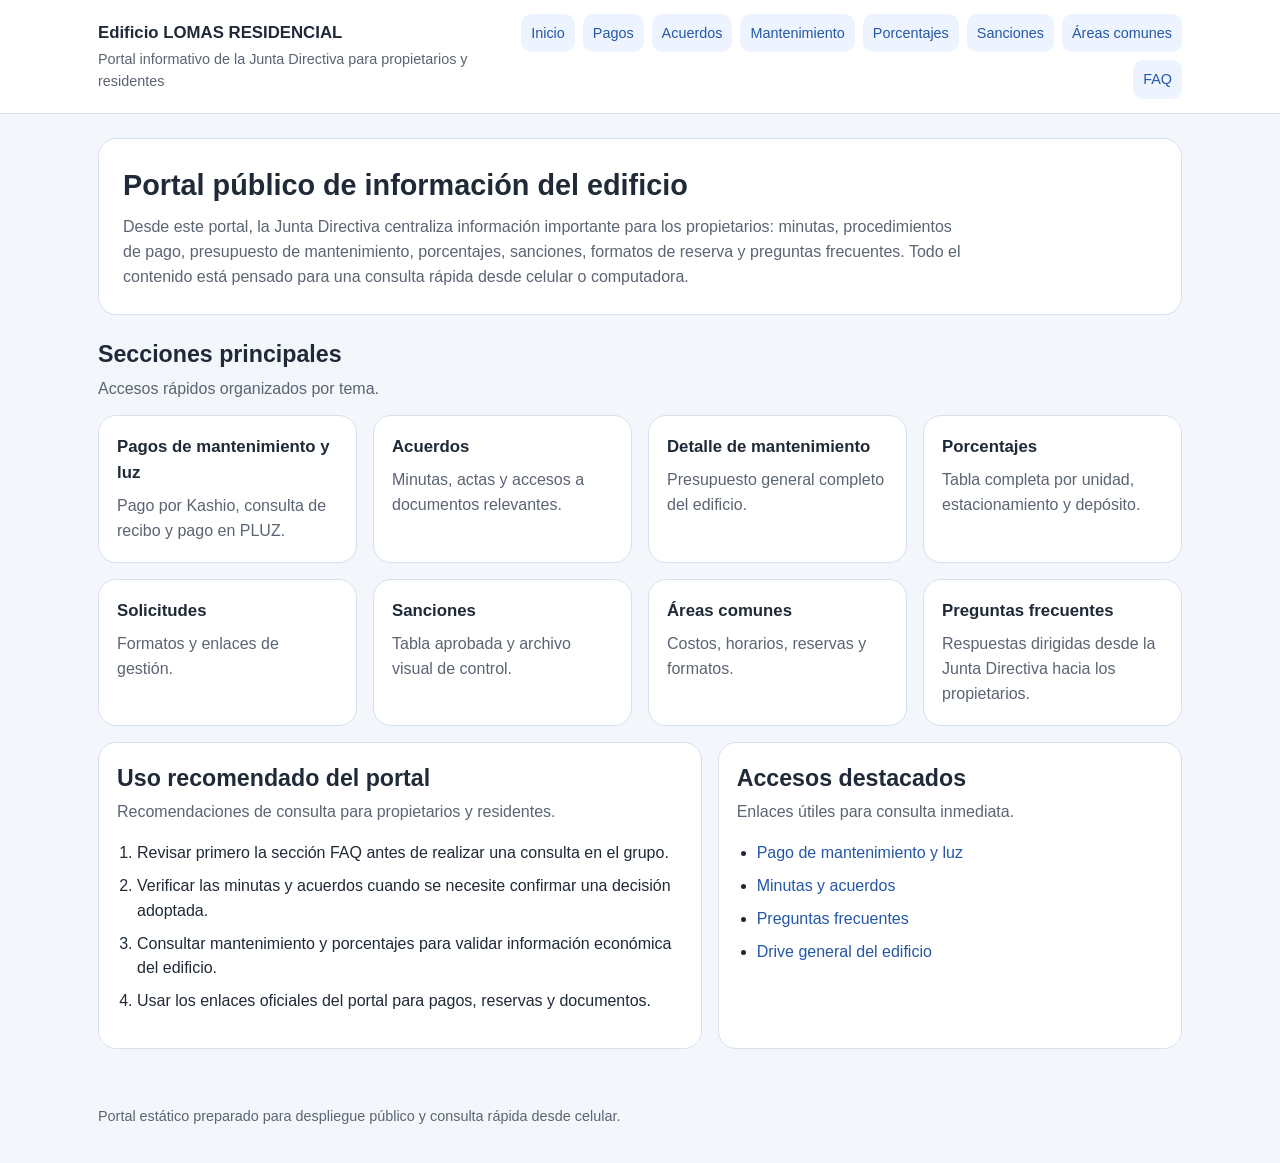
<file: index.html>
<!DOCTYPE html>
<html lang="es">
<head>
  <meta charset="UTF-8">
  <meta name="viewport" content="width=device-width, initial-scale=1.0">
  <title>Edificio LOMAS RESIDENCIAL</title>
  <link rel="stylesheet" href="styles.css">
</head>
<body>
  <header>
    <div class="nav-shell">
      <div class="brand">
        <a href="index.html">
          <h1>Edificio LOMAS RESIDENCIAL</h1>
          <p>Portal informativo de la Junta Directiva para propietarios y residentes</p>
        </a>
      </div>
      <nav>
        <a href="index.html">Inicio</a>
        <a href="pages/pagos.html">Pagos</a>
        <a href="pages/acuerdos.html">Acuerdos</a>
        <a href="pages/mantenimiento.html">Mantenimiento</a>
        <a href="pages/porcentajes.html">Porcentajes</a>
        <a href="pages/sanciones.html">Sanciones</a>
        <a href="pages/areas-comunes.html">Áreas comunes</a>
        <a href="pages/faq.html">FAQ</a>
      </nav>
    </div>
  </header>

  <main>
    <section class="hero">
      <h2>Portal público de información del edificio</h2>
      <p>
        Desde este portal, la Junta Directiva centraliza información importante para los propietarios:
        minutas, procedimientos de pago, presupuesto de mantenimiento, porcentajes, sanciones,
        formatos de reserva y preguntas frecuentes. Todo el contenido está pensado para una consulta rápida
        desde celular o computadora.
      </p>
    </section>

    <section class="section-header">
      <h2>Secciones principales</h2>
      <p>Accesos rápidos organizados por tema.</p>
    </section>

    <section class="page-grid">
      <a class="page-link" href="pages/pagos.html"><h3>Pagos de mantenimiento y luz</h3><p>Pago por Kashio, consulta de recibo y pago en PLUZ.</p></a>
      <a class="page-link" href="pages/acuerdos.html"><h3>Acuerdos</h3><p>Minutas, actas y accesos a documentos relevantes.</p></a>
      <a class="page-link" href="pages/mantenimiento.html"><h3>Detalle de mantenimiento</h3><p>Presupuesto general completo del edificio.</p></a>
      <a class="page-link" href="pages/porcentajes.html"><h3>Porcentajes</h3><p>Tabla completa por unidad, estacionamiento y depósito.</p></a>
      <a class="page-link" href="pages/solicitudes.html"><h3>Solicitudes</h3><p>Formatos y enlaces de gestión.</p></a>
      <a class="page-link" href="pages/sanciones.html"><h3>Sanciones</h3><p>Tabla aprobada y archivo visual de control.</p></a>
      <a class="page-link" href="pages/areas-comunes.html"><h3>Áreas comunes</h3><p>Costos, horarios, reservas y formatos.</p></a>
      <a class="page-link" href="pages/faq.html"><h3>Preguntas frecuentes</h3><p>Respuestas dirigidas desde la Junta Directiva hacia los propietarios.</p></a>
    </section>

    <div class="spacer"></div>

    <section class="two-col">
      <article class="card mobile-stack">
        <div class="section-header">
          <h2>Uso recomendado del portal</h2>
          <p>Recomendaciones de consulta para propietarios y residentes.</p>
        </div>
        <ol>
          <li>Revisar primero la sección FAQ antes de realizar una consulta en el grupo.</li>
          <li>Verificar las minutas y acuerdos cuando se necesite confirmar una decisión adoptada.</li>
          <li>Consultar mantenimiento y porcentajes para validar información económica del edificio.</li>
          <li>Usar los enlaces oficiales del portal para pagos, reservas y documentos.</li>
        </ol>
      </article>

      <article class="card mobile-stack">
        <div class="section-header">
          <h2>Accesos destacados</h2>
          <p>Enlaces útiles para consulta inmediata.</p>
        </div>
        <ul>
          <li><a href="pages/pagos.html">Pago de mantenimiento y luz</a></li>
          <li><a href="pages/acuerdos.html">Minutas y acuerdos</a></li>
          <li><a href="pages/faq.html">Preguntas frecuentes</a></li>
          <li><a href="https://drive.google.com/drive/folders/1ovGFXlndgLp0DJlZ04urSlIAE5X7CaxN?usp=drive_link" target="_blank" rel="noopener noreferrer">Drive general del edificio</a></li>
        </ul>
      </article>
    </section>
  </main>

  <footer>
    Portal estático preparado para despliegue público y consulta rápida desde celular.
  </footer>
</body>
</html>
</file>
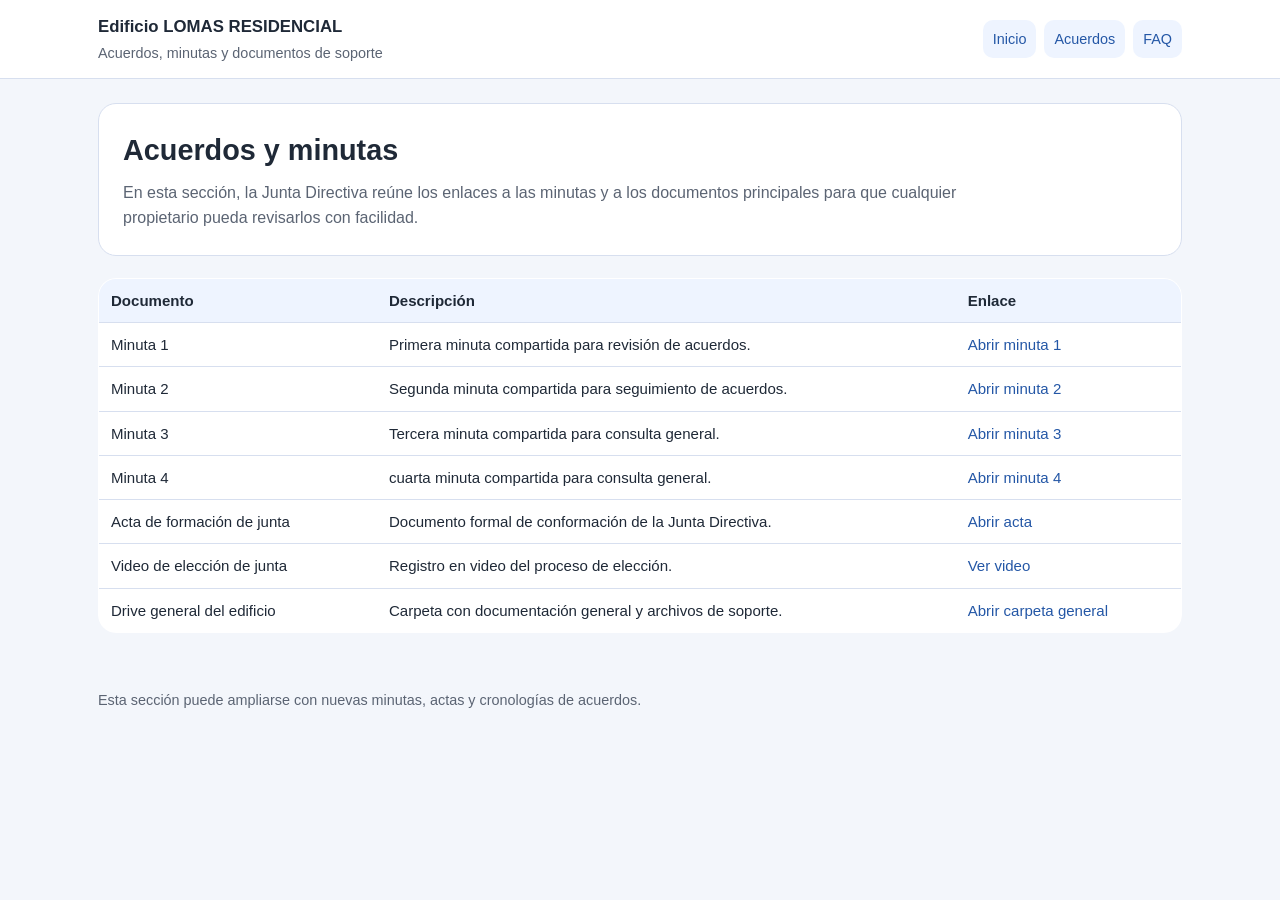
<file: pages/acuerdos.html>
<!DOCTYPE html>
<html lang="es">
<head>
  <meta charset="UTF-8">
  <meta name="viewport" content="width=device-width, initial-scale=1.0">
  <title>Acuerdos | Edificio LOMAS RESIDENCIAL</title>
  <link rel="stylesheet" href="../styles.css">
</head>
<body>
  <header>
    <div class="nav-shell">
      <div class="brand">
        <a href="../index.html"><h1>Edificio LOMAS RESIDENCIAL</h1><p>Acuerdos, minutas y documentos de soporte</p></a>
      </div>
      <nav>
        <a href="../index.html">Inicio</a>
        <a href="acuerdos.html">Acuerdos</a>
        <a href="faq.html">FAQ</a>
      </nav>
    </div>
  </header>
  <main>
    <section class="hero">
      <h2>Acuerdos y minutas</h2>
      <p>En esta sección, la Junta Directiva reúne los enlaces a las minutas y a los documentos principales para que cualquier propietario pueda revisarlos con facilidad.</p>
    </section>
    <section class="table-wrap">
      <table>
        <thead>
          <tr><th>Documento</th><th>Descripción</th><th>Enlace</th></tr>
        </thead>
        <tbody>
          <tr><td>Minuta 1</td><td>Primera minuta compartida para revisión de acuerdos.</td><td><a href="https://drive.google.com/file/d/1K1kr1kYo2IuDMvGZ_NjvE5m-z3h9sVXm/view?usp=drive_link" target="_blank" rel="noopener noreferrer">Abrir minuta 1</a></td></tr>
          <tr><td>Minuta 2</td><td>Segunda minuta compartida para seguimiento de acuerdos.</td><td><a href="https://docs.google.com/document/d/1SBiQoaj6SsP9kHg1SXfYBYvm44CYj9w6/edit?usp=drive_link&amp;ouid=104282922349626365900&amp;rtpof=true&amp;sd=true" target="_blank" rel="noopener noreferrer">Abrir minuta 2</a></td></tr>
          <tr><td>Minuta 3</td><td>Tercera minuta compartida para consulta general.</td><td><a href="https://drive.google.com/file/d/1JUxp6SumvEZE9dyfBZEFzO0j5PaRR60M/view?usp=drive_link" target="_blank" rel="noopener noreferrer">Abrir minuta 3</a></td></tr>
          <tr><td>Minuta 4</td><td>cuarta minuta compartida para consulta general.</td><td><a href="https://drive.google.com/file/d/18JY4mANXgtN14j3Vms-FT90rnuJQm5PD/view?usp=drive_link" target="_blank" rel="noopener noreferrer">Abrir minuta 4</a></td></tr>
          <tr><td>Acta de formación de junta</td><td>Documento formal de conformación de la Junta Directiva.</td><td><a href="https://drive.google.com/file/d/1meBnuCRptcLZ7aalU7FT75Xt6XPva5Bt/view?usp=drive_link" target="_blank" rel="noopener noreferrer">Abrir acta</a></td></tr>
          <tr><td>Video de elección de junta</td><td>Registro en video del proceso de elección.</td><td><a href="https://www.youtube.com/watch?v=y4GDJzeWyLI" target="_blank" rel="noopener noreferrer">Ver video</a></td></tr>
          <tr><td>Drive general del edificio</td><td>Carpeta con documentación general y archivos de soporte.</td><td><a href="https://drive.google.com/drive/folders/1ovGFXlndgLp0DJlZ04urSlIAE5X7CaxN?usp=drive_link" target="_blank" rel="noopener noreferrer">Abrir carpeta general</a></td></tr>
        </tbody>
      </table>
    </section>
  </main>
  <footer>
    Esta sección puede ampliarse con nuevas minutas, actas y cronologías de acuerdos.
  </footer>
</body>
</html>
</file>
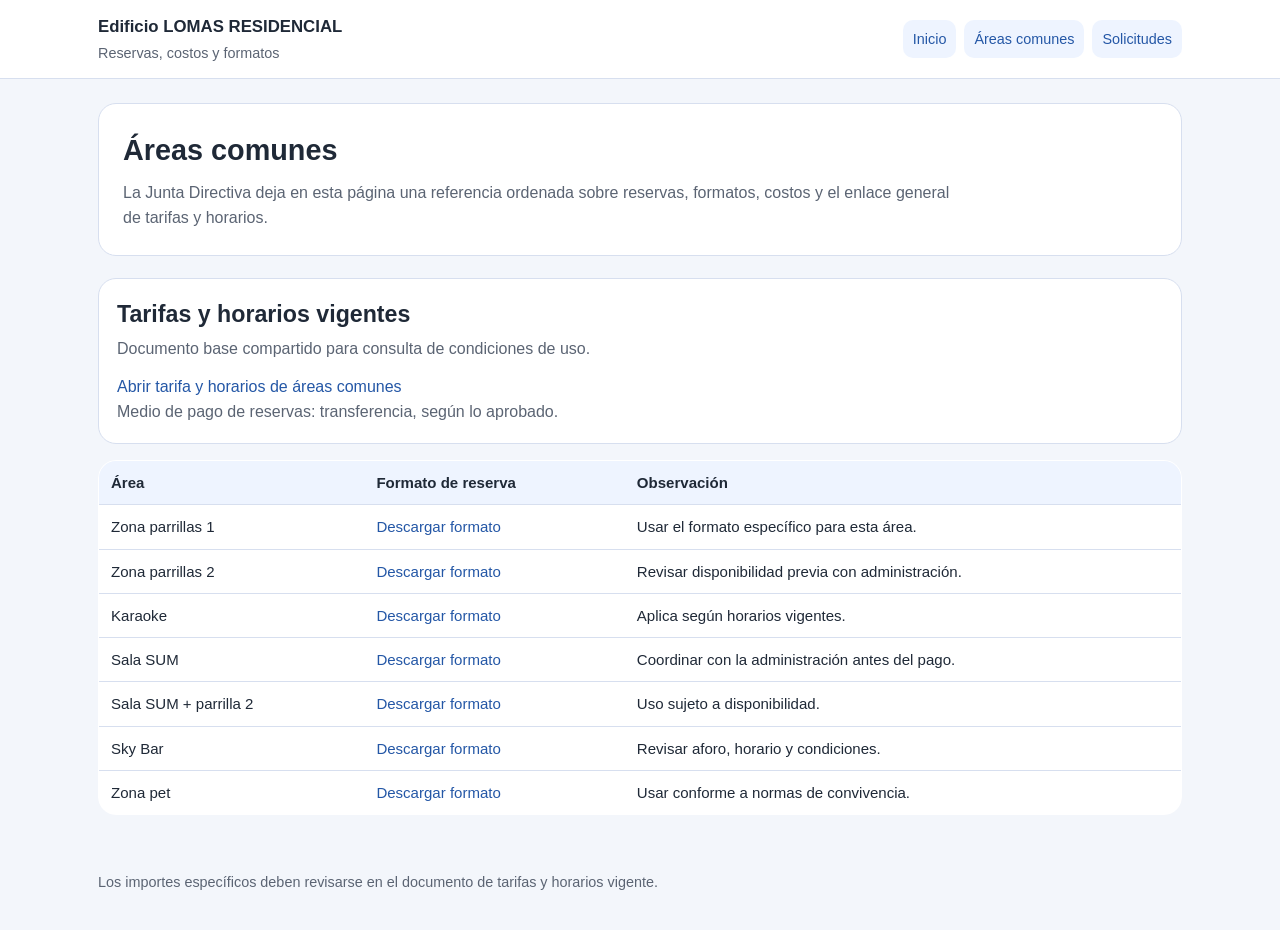
<file: pages/areas-comunes.html>
<!DOCTYPE html>
<html lang="es">
<head>
  <meta charset="UTF-8">
  <meta name="viewport" content="width=device-width, initial-scale=1.0">
  <title>Áreas comunes | Edificio LOMAS RESIDENCIAL</title>
  <link rel="stylesheet" href="../styles.css">
</head>
<body>
  <header>
    <div class="nav-shell">
      <div class="brand">
        <a href="../index.html"><h1>Edificio LOMAS RESIDENCIAL</h1><p>Reservas, costos y formatos</p></a>
      </div>
      <nav>
        <a href="../index.html">Inicio</a>
        <a href="areas-comunes.html">Áreas comunes</a>
        <a href="solicitudes.html">Solicitudes</a>
      </nav>
    </div>
  </header>
  <main>
    <section class="hero">
      <h2>Áreas comunes</h2>
      <p>La Junta Directiva deja en esta página una referencia ordenada sobre reservas, formatos, costos y el enlace general de tarifas y horarios.</p>
    </section>

    <section class="card mobile-stack">
      <div class="section-header">
        <h2>Tarifas y horarios vigentes</h2>
        <p>Documento base compartido para consulta de condiciones de uso.</p>
      </div>
      <p><a href="https://drive.google.com/file/d/1x_051yalGQilmPTeQd29z0WO2eNV7Xxr/view?usp=drive_link" target="_blank" rel="noopener noreferrer">Abrir tarifa y horarios de áreas comunes</a></p>
      <p class="list-muted">Medio de pago de reservas: transferencia, según lo aprobado.</p>
    </section>

    <div class="spacer"></div>

    <section class="table-wrap">
      <table>
        <thead>
          <tr><th>Área</th><th>Formato de reserva</th><th>Observación</th></tr>
        </thead>
        <tbody>
          <tr><td>Zona parrillas 1</td><td><a href="https://docs.google.com/document/d/1o6DRFzN8FN2qvO3OfR32wztoMQAOgmA-/edit?usp=drive_link&amp;ouid=104282922349626365900&amp;rtpof=true&amp;sd=true" target="_blank" rel="noopener noreferrer">Descargar formato</a></td><td>Usar el formato específico para esta área.</td></tr>
          <tr><td>Zona parrillas 2</td><td><a href="https://docs.google.com/document/d/1hZHYul5lO-6OxL9-YLWxM2nL7Y03Dv2F/edit?usp=drive_link&amp;ouid=104282922349626365900&amp;rtpof=true&amp;sd=true" target="_blank" rel="noopener noreferrer">Descargar formato</a></td><td>Revisar disponibilidad previa con administración.</td></tr>
          <tr><td>Karaoke</td><td><a href="https://docs.google.com/document/d/1Du0e-GJxeRRTa85Idhgn3SwxQSnWsx9t/edit?usp=drive_link&amp;ouid=104282922349626365900&amp;rtpof=true&amp;sd=true" target="_blank" rel="noopener noreferrer">Descargar formato</a></td><td>Aplica según horarios vigentes.</td></tr>
          <tr><td>Sala SUM</td><td><a href="https://docs.google.com/document/d/1Umby-5jWjB-WJS01hWPvSAiJE0i-BH1K/edit?usp=drive_link&amp;ouid=104282922349626365900&amp;rtpof=true&amp;sd=true" target="_blank" rel="noopener noreferrer">Descargar formato</a></td><td>Coordinar con la administración antes del pago.</td></tr>
          <tr><td>Sala SUM + parrilla 2</td><td><a href="https://docs.google.com/document/d/1XgVEIkyVai9ncy1KvAmqTbjjqwWJlUFh/edit?usp=drive_link&amp;ouid=104282922349626365900&amp;rtpof=true&amp;sd=true" target="_blank" rel="noopener noreferrer">Descargar formato</a></td><td>Uso sujeto a disponibilidad.</td></tr>
          <tr><td>Sky Bar</td><td><a href="https://docs.google.com/document/d/1tqNytYpf7rSpQxCDuooItka3o46yiUpz/edit?usp=drive_link&amp;ouid=104282922349626365900&amp;rtpof=true&amp;sd=true" target="_blank" rel="noopener noreferrer">Descargar formato</a></td><td>Revisar aforo, horario y condiciones.</td></tr>
          <tr><td>Zona pet</td><td><a href="https://docs.google.com/document/d/1QhL9_8wPusWlhnRrKY01d6PCWKGDET1x/edit?usp=drive_link&amp;ouid=104282922349626365900&amp;rtpof=true&amp;sd=true" target="_blank" rel="noopener noreferrer">Descargar formato</a></td><td>Usar conforme a normas de convivencia.</td></tr>
        </tbody>
      </table>
    </section>
  </main>
  <footer>
    Los importes específicos deben revisarse en el documento de tarifas y horarios vigente.
  </footer>
</body>
</html>
</file>
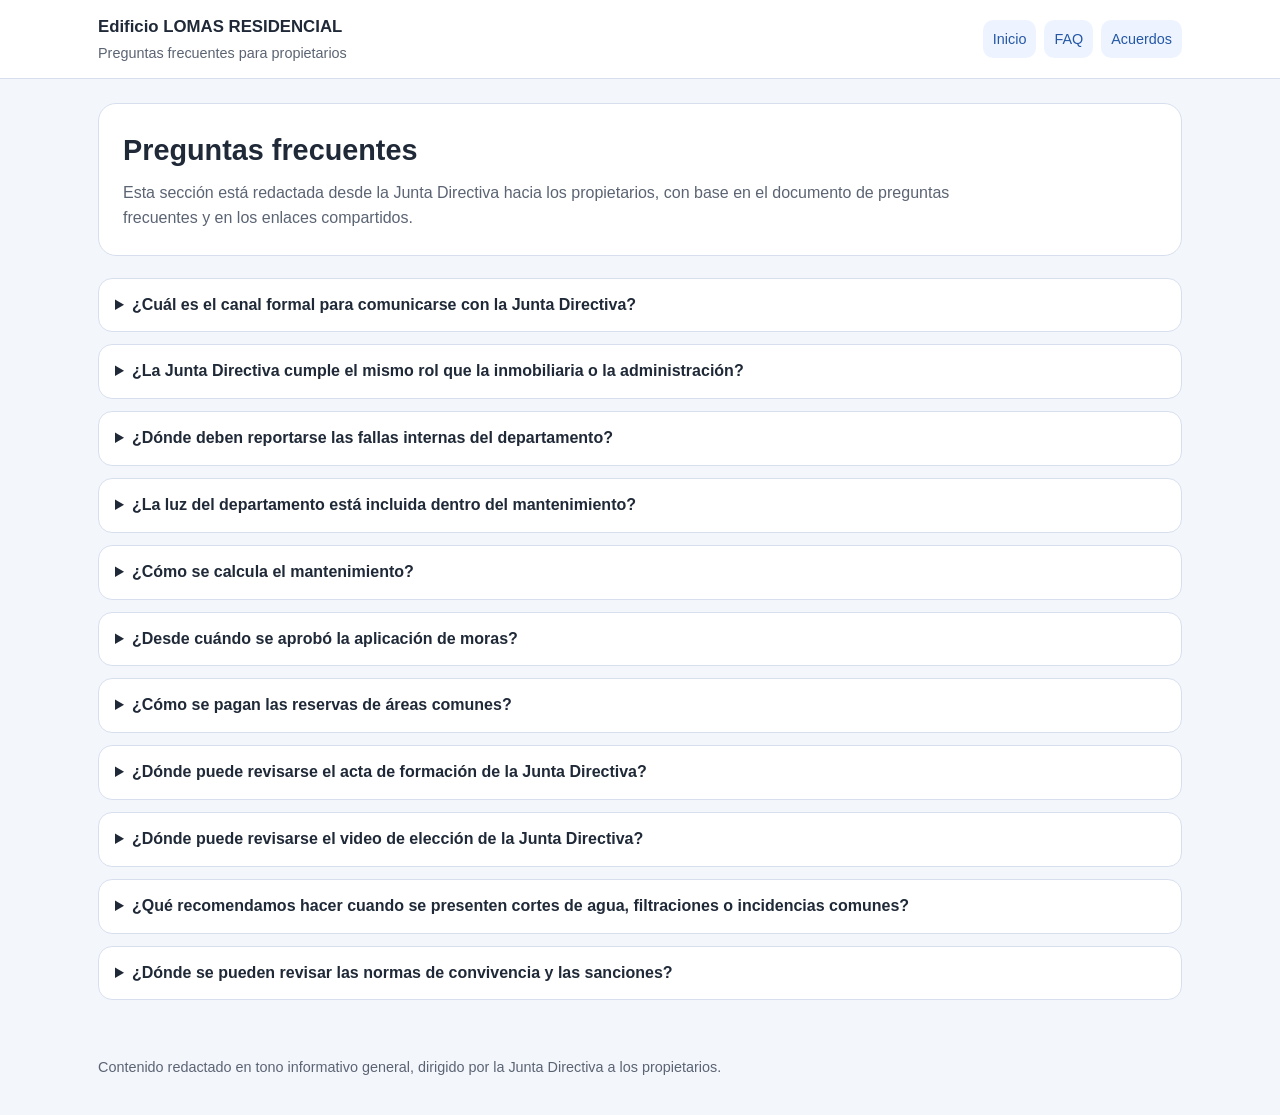
<file: pages/faq.html>
<!DOCTYPE html>
<html lang="es">
<head>
  <meta charset="UTF-8">
  <meta name="viewport" content="width=device-width, initial-scale=1.0">
  <title>FAQ | Edificio LOMAS RESIDENCIAL</title>
  <link rel="stylesheet" href="../styles.css">
</head>
<body>
  <header>
    <div class="nav-shell">
      <div class="brand">
        <a href="../index.html"><h1>Edificio LOMAS RESIDENCIAL</h1><p>Preguntas frecuentes para propietarios</p></a>
      </div>
      <nav>
        <a href="../index.html">Inicio</a>
        <a href="faq.html">FAQ</a>
        <a href="acuerdos.html">Acuerdos</a>
      </nav>
    </div>
  </header>
  <main>
    <section class="hero">
      <h2>Preguntas frecuentes</h2>
      <p>Esta sección está redactada desde la Junta Directiva hacia los propietarios, con base en el documento de preguntas frecuentes y en los enlaces compartidos.</p>
    </section>

    <details>
      <summary>¿Cuál es el canal formal para comunicarse con la Junta Directiva?</summary>
      <p>Para solicitudes que requieran seguimiento, registro y trazabilidad, les pedimos escribir al correo <strong>lomasresidencial144@gmail.com</strong>. El grupo de WhatsApp es útil para alertas rápidas, pero no reemplaza el canal formal.</p>
    </details>
    <details>
      <summary>¿La Junta Directiva cumple el mismo rol que la inmobiliaria o la administración?</summary>
      <p>No. Como Junta Directiva, representamos a los propietarios y canalizamos temas comunes. La inmobiliaria atiende asuntos de entrega, postventa y garantías; la administración se encarga de la operación diaria del edificio.</p>
    </details>
    <details>
      <summary>¿Dónde deben reportarse las fallas internas del departamento?</summary>
      <p>Solicitamos que las fallas privadas se registren por el canal formal de Besco o Postventa, acompañando fotos, videos y una descripción clara. Si el caso impacta a varios vecinos o a áreas comunes, también puede informarse a la administración y a la Junta Directiva para seguimiento.</p>
    </details>
    <details>
      <summary>¿La luz del departamento está incluida dentro del mantenimiento?</summary>
      <p>No. El consumo de luz del departamento se consulta y se paga de manera separada mediante el número de suministro correspondiente a cada unidad.</p>
    </details>
    <details>
      <summary>¿Cómo se calcula el mantenimiento?</summary>
      <p>El mantenimiento no necesariamente tiene el mismo importe para todos. El cálculo responde al porcentaje de participación o al criterio técnico aplicable a cada unidad, por lo que recomendamos revisar la boleta y contrastarla con la información del edificio si existiera alguna duda.</p>
    </details>
    <details>
      <summary>¿Desde cuándo se aprobó la aplicación de moras?</summary>
      <p>La aplicación de moras fue aprobada a partir del 14 de junio, para que se aplique en la boleta de junio en adelante. Recomendamos realizar el pago dentro del plazo y conservar la constancia respectiva.</p>
    </details>
    <details>
      <summary>¿Cómo se pagan las reservas de áreas comunes?</summary>
      <p>Según lo aprobado, el pago de reservas se realiza por transferencia. Antes de efectuar el pago, sugerimos revisar el tarifario y el horario vigente, y coordinar la disponibilidad con la administración.</p>
    </details>
    <details>
      <summary>¿Dónde puede revisarse el acta de formación de la Junta Directiva?</summary>
      <p>El acta de formación de la Junta Directiva está disponible en la sección de acuerdos y también puede consultarse directamente en este enlace: <a href="https://drive.google.com/file/d/1meBnuCRptcLZ7aalU7FT75Xt6XPva5Bt/view?usp=drive_link" target="_blank" rel="noopener noreferrer">abrir acta de formación</a>.</p>
    </details>
    <details>
      <summary>¿Dónde puede revisarse el video de elección de la Junta Directiva?</summary>
      <p>Para mantener transparencia y trazabilidad, se ha incorporado el enlace al video de elección en la sección de acuerdos y también se puede revisar aquí: <a href="https://www.youtube.com/watch?v=y4GDJzeWyLI" target="_blank" rel="noopener noreferrer">ver video de elección</a>.</p>
    </details>
    <details>
      <summary>¿Qué recomendamos hacer cuando se presenten cortes de agua, filtraciones o incidencias comunes?</summary>
      <p>Recomendamos reportar de inmediato a la administración indicando fecha, hora, ubicación, alcance del problema y evidencia disponible. Si el incidente compromete zonas comunes o afecta a varios propietarios, conviene remitir también el caso a la Junta Directiva para su seguimiento.</p>
    </details>
    <details>
      <summary>¿Dónde se pueden revisar las normas de convivencia y las sanciones?</summary>
      <p>Las sanciones resumidas se encuentran en la sección correspondiente de este portal. Para una revisión más amplia, sugerimos consultar también la documentación oficial del edificio y los acuerdos aprobados en sesión.</p>
    </details>

  </main>
  <footer>
    Contenido redactado en tono informativo general, dirigido por la Junta Directiva a los propietarios.
  </footer>
</body>
</html>
</file>
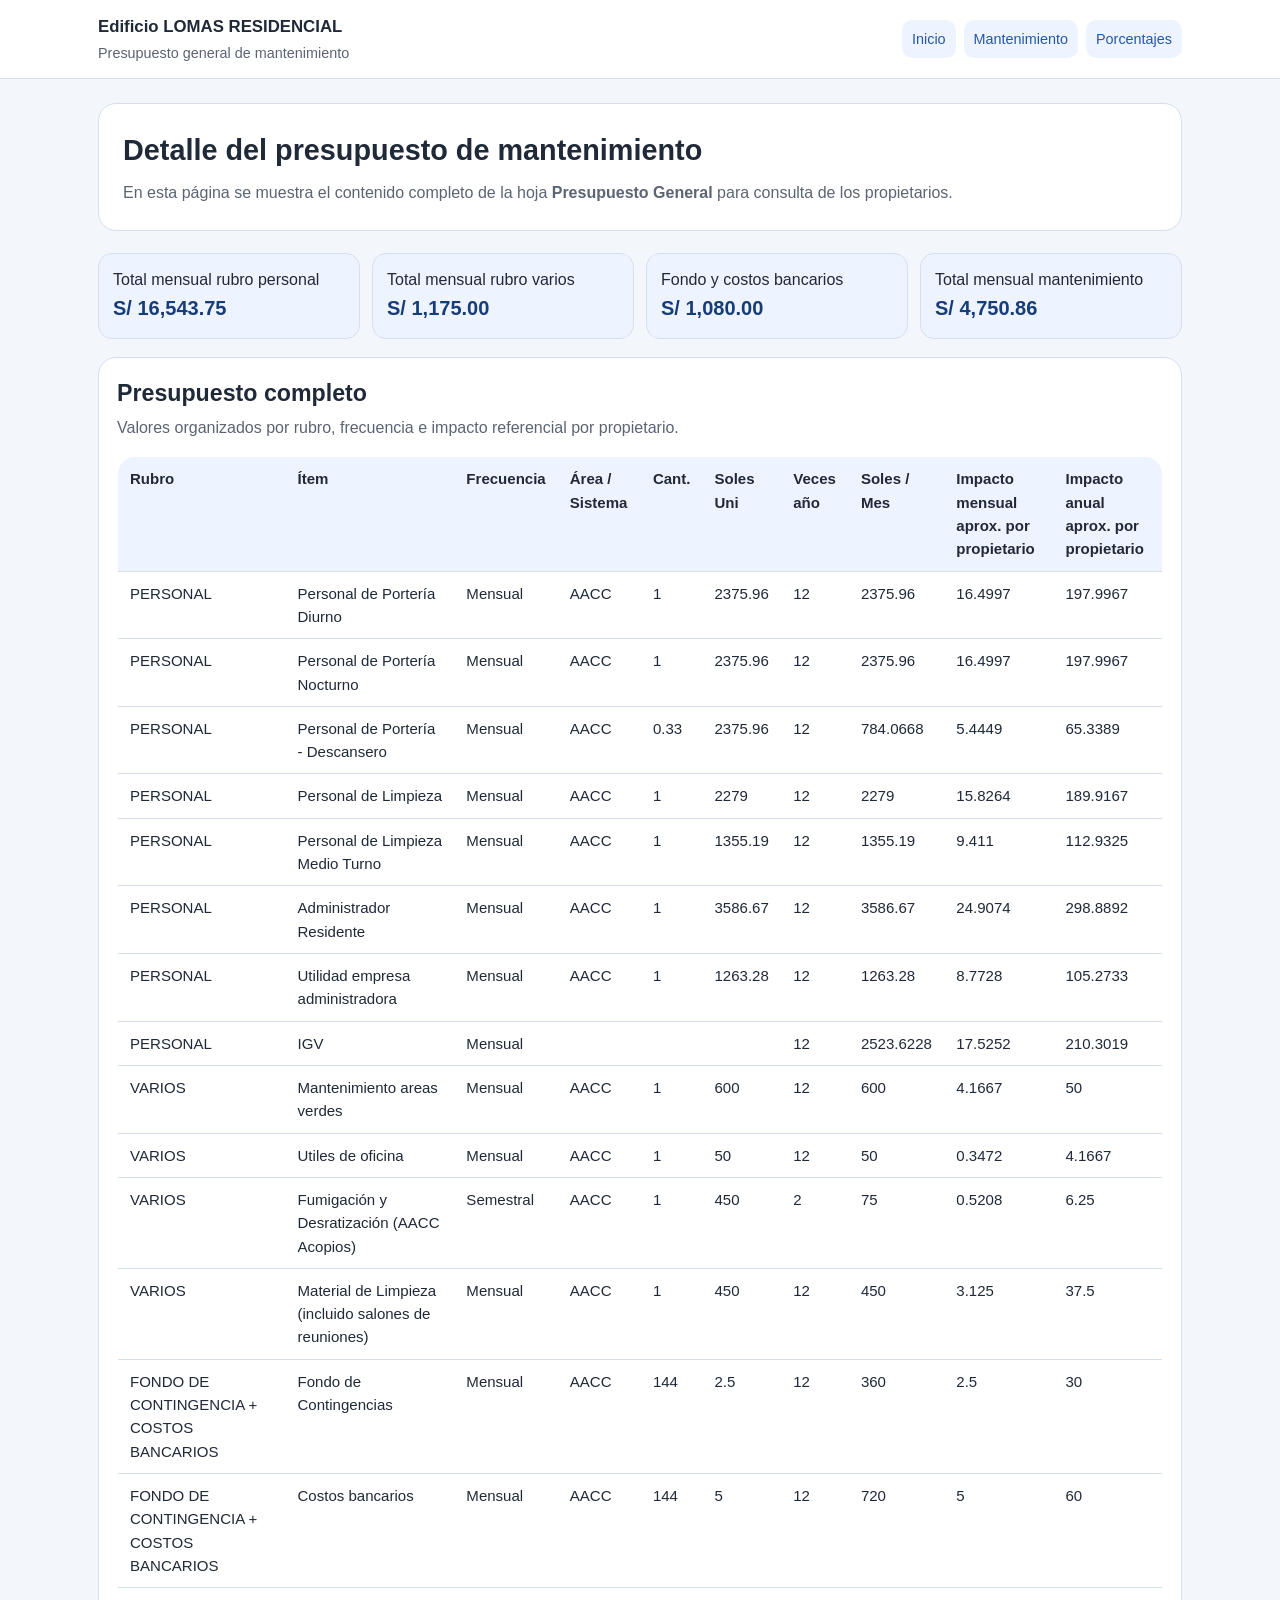
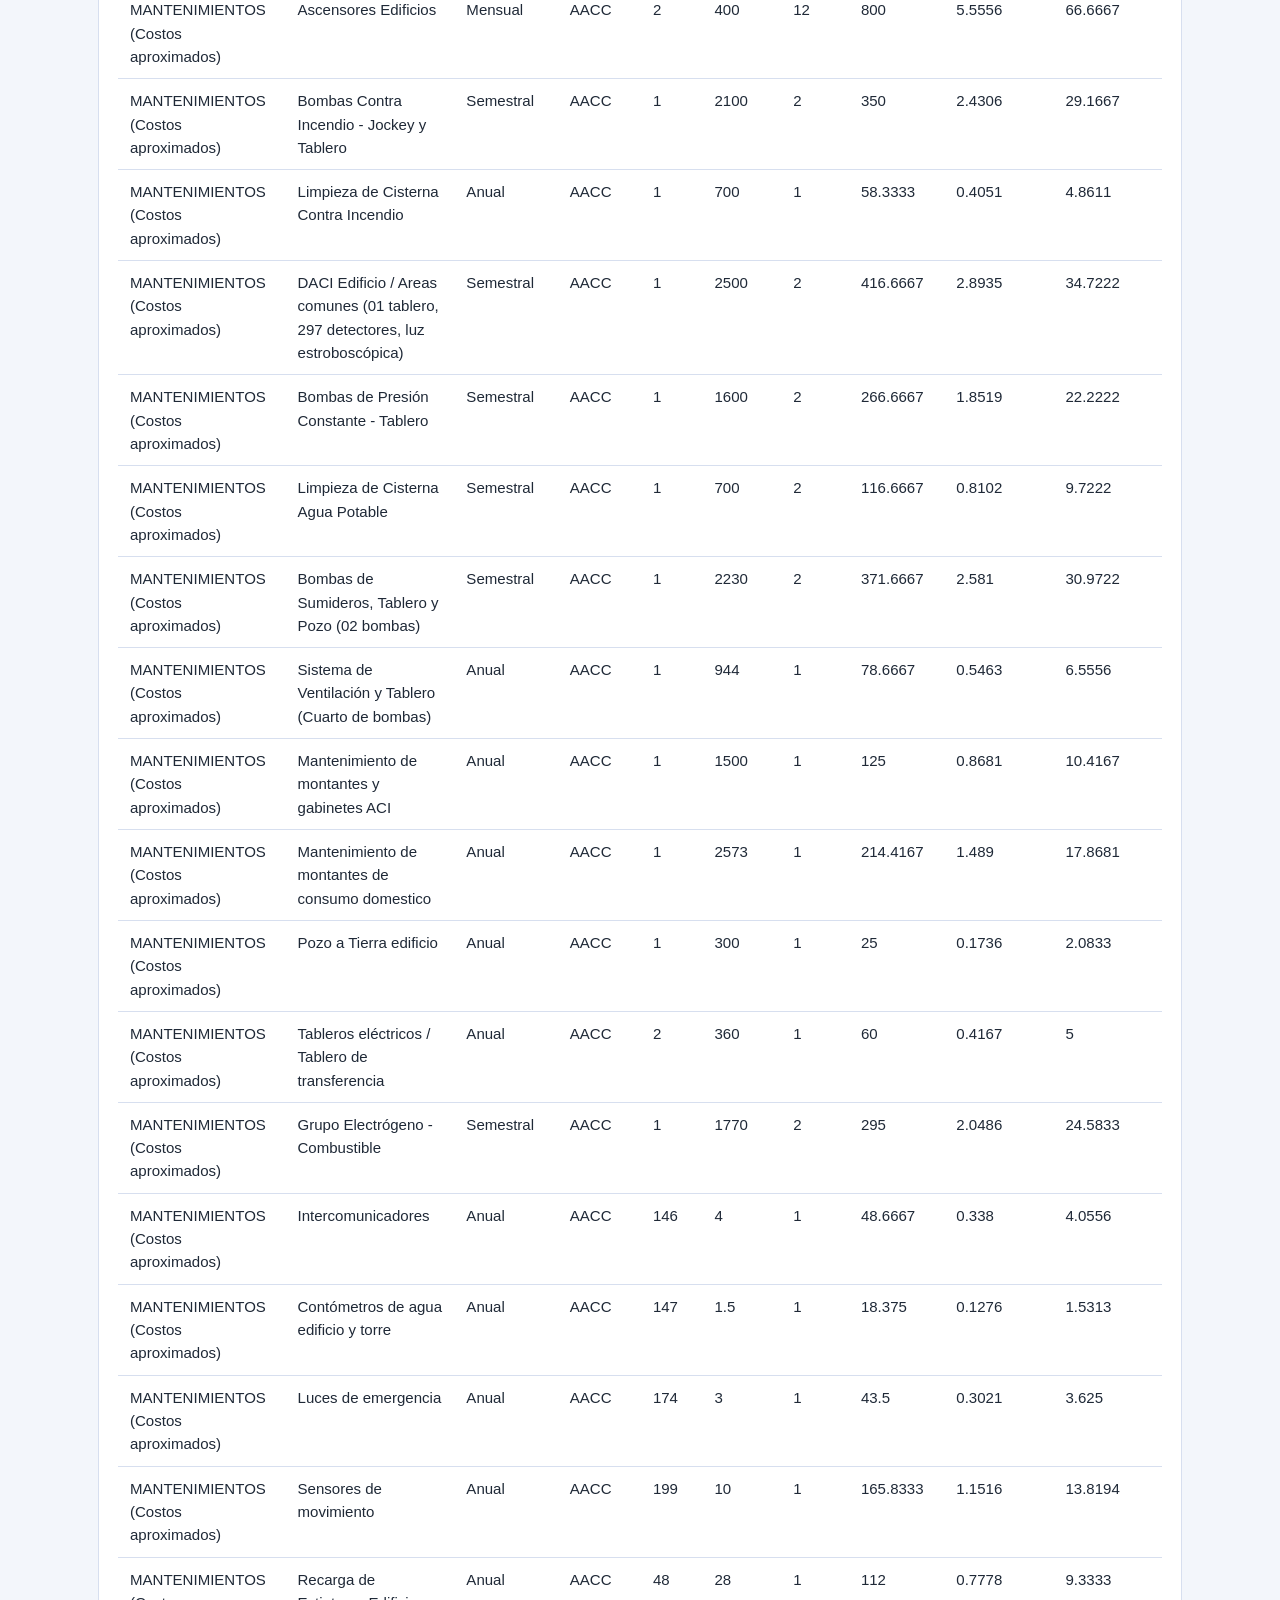
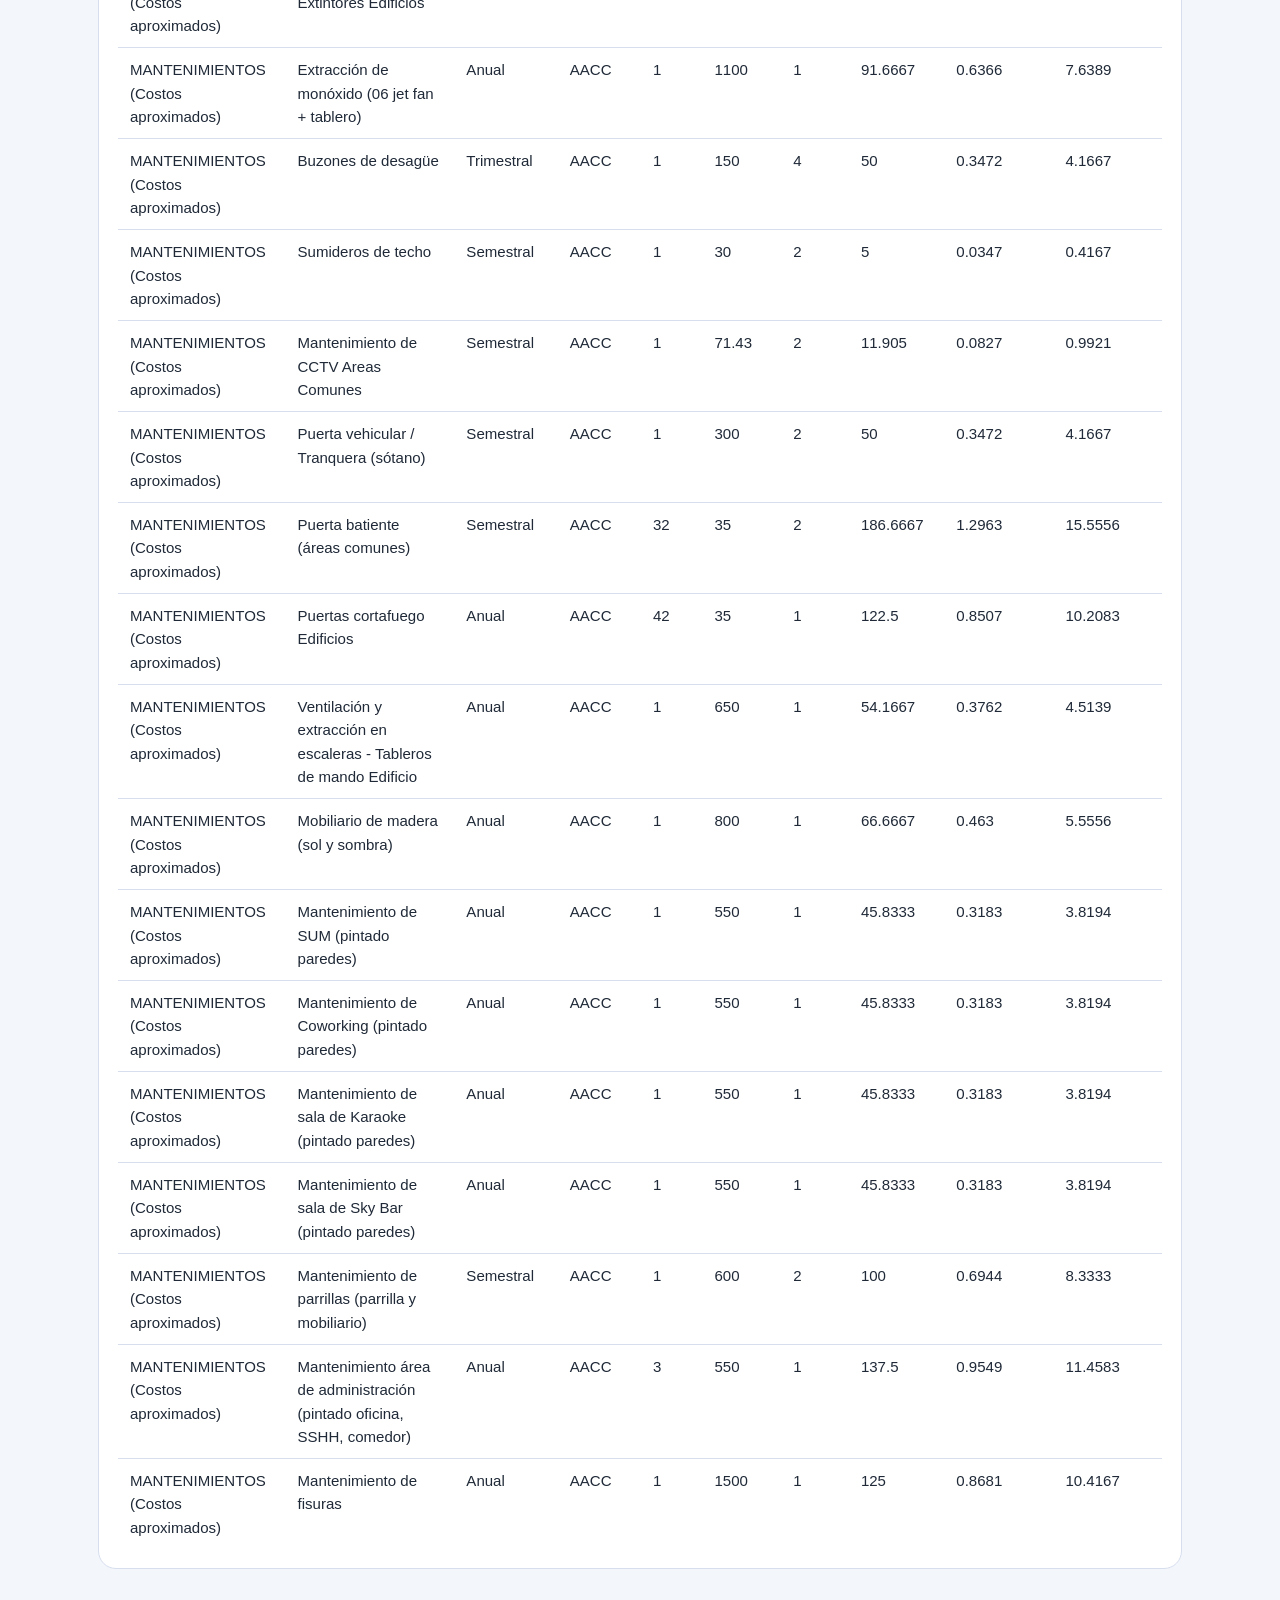
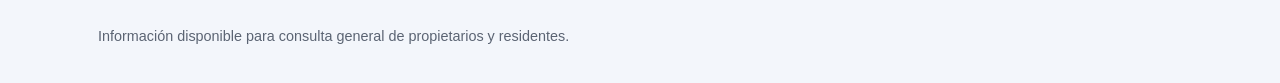
<file: pages/mantenimiento.html>
<!DOCTYPE html>
<html lang="es">
<head>
  <meta charset="UTF-8">
  <meta name="viewport" content="width=device-width, initial-scale=1.0">
  <title>Mantenimiento | Edificio LOMAS RESIDENCIAL</title>
  <link rel="stylesheet" href="../styles.css">
</head>
<body>
  <header>
    <div class="nav-shell">
      <div class="brand">
        <a href="../index.html"><h1>Edificio LOMAS RESIDENCIAL</h1><p>Presupuesto general de mantenimiento</p></a>
      </div>
      <nav>
        <a href="../index.html">Inicio</a>
        <a href="mantenimiento.html">Mantenimiento</a>
        <a href="porcentajes.html">Porcentajes</a>
      </nav>
    </div>
  </header>
  <main>
    <section class="hero">
      <h2>Detalle del presupuesto de mantenimiento</h2>
      <p>En esta página se muestra el contenido completo de la hoja <strong>Presupuesto General</strong> para consulta de los propietarios.</p>
    </section>

    <section class="kpi-row">
      <article class="kpi"><span>Total mensual rubro personal</span><strong>S/ 16,543.75</strong></article>
      <article class="kpi"><span>Total mensual rubro varios</span><strong>S/ 1,175.00</strong></article>
      <article class="kpi"><span>Fondo y costos bancarios</span><strong>S/ 1,080.00</strong></article>
      <article class="kpi"><span>Total mensual mantenimiento</span><strong>S/ 4,750.86</strong></article>
    </section>

    <section class="card mobile-stack">
      <div class="section-header">
        <h2>Presupuesto completo</h2>
        <p>Valores organizados por rubro, frecuencia e impacto referencial por propietario.</p>
      </div>
      <div class="table-wrap">
        <table>
          <thead>
            <tr>
              <th>Rubro</th>
              <th>Ítem</th>
              <th>Frecuencia</th>
              <th>Área / Sistema</th>
              <th>Cant.</th>
              <th>Soles Uni</th>
              <th>Veces año</th>
              <th>Soles / Mes</th>
              <th>Impacto mensual aprox. por propietario</th>
              <th>Impacto anual aprox. por propietario</th>
            </tr>
          </thead>
          <tbody>
            <tr><td>PERSONAL</td><td>Personal de Portería Diurno</td><td>Mensual</td><td>AACC</td><td>1</td><td>2375.96</td><td>12</td><td>2375.96</td><td>16.4997</td><td>197.9967</td></tr>
            <tr><td>PERSONAL</td><td>Personal de Portería Nocturno</td><td>Mensual</td><td>AACC</td><td>1</td><td>2375.96</td><td>12</td><td>2375.96</td><td>16.4997</td><td>197.9967</td></tr>
            <tr><td>PERSONAL</td><td>Personal de Portería - Descansero</td><td>Mensual</td><td>AACC</td><td>0.33</td><td>2375.96</td><td>12</td><td>784.0668</td><td>5.4449</td><td>65.3389</td></tr>
            <tr><td>PERSONAL</td><td>Personal de Limpieza</td><td>Mensual</td><td>AACC</td><td>1</td><td>2279</td><td>12</td><td>2279</td><td>15.8264</td><td>189.9167</td></tr>
            <tr><td>PERSONAL</td><td>Personal de Limpieza Medio Turno</td><td>Mensual</td><td>AACC</td><td>1</td><td>1355.19</td><td>12</td><td>1355.19</td><td>9.411</td><td>112.9325</td></tr>
            <tr><td>PERSONAL</td><td>Administrador Residente</td><td>Mensual</td><td>AACC</td><td>1</td><td>3586.67</td><td>12</td><td>3586.67</td><td>24.9074</td><td>298.8892</td></tr>
            <tr><td>PERSONAL</td><td>Utilidad empresa administradora</td><td>Mensual</td><td>AACC</td><td>1</td><td>1263.28</td><td>12</td><td>1263.28</td><td>8.7728</td><td>105.2733</td></tr>
            <tr><td>PERSONAL</td><td>IGV</td><td>Mensual</td><td></td><td></td><td></td><td>12</td><td>2523.6228</td><td>17.5252</td><td>210.3019</td></tr>
            <tr><td>VARIOS</td><td>Mantenimiento areas verdes</td><td>Mensual</td><td>AACC</td><td>1</td><td>600</td><td>12</td><td>600</td><td>4.1667</td><td>50</td></tr>
            <tr><td>VARIOS</td><td>Utiles de oficina</td><td>Mensual</td><td>AACC</td><td>1</td><td>50</td><td>12</td><td>50</td><td>0.3472</td><td>4.1667</td></tr>
            <tr><td>VARIOS</td><td>Fumigación y Desratización (AACC Acopios)</td><td>Semestral</td><td>AACC</td><td>1</td><td>450</td><td>2</td><td>75</td><td>0.5208</td><td>6.25</td></tr>
            <tr><td>VARIOS</td><td>Material de Limpieza (incluido salones de reuniones)</td><td>Mensual</td><td>AACC</td><td>1</td><td>450</td><td>12</td><td>450</td><td>3.125</td><td>37.5</td></tr>
            <tr><td>FONDO DE CONTINGENCIA + COSTOS BANCARIOS</td><td>Fondo de Contingencias</td><td>Mensual</td><td>AACC</td><td>144</td><td>2.5</td><td>12</td><td>360</td><td>2.5</td><td>30</td></tr>
            <tr><td>FONDO DE CONTINGENCIA + COSTOS BANCARIOS</td><td>Costos bancarios</td><td>Mensual</td><td>AACC</td><td>144</td><td>5</td><td>12</td><td>720</td><td>5</td><td>60</td></tr>
            <tr><td>MANTENIMIENTOS (Costos aproximados)</td><td>Ascensores Edificios</td><td>Mensual</td><td>AACC</td><td>2</td><td>400</td><td>12</td><td>800</td><td>5.5556</td><td>66.6667</td></tr>
            <tr><td>MANTENIMIENTOS (Costos aproximados)</td><td>Bombas Contra Incendio - Jockey y Tablero</td><td>Semestral</td><td>AACC</td><td>1</td><td>2100</td><td>2</td><td>350</td><td>2.4306</td><td>29.1667</td></tr>
            <tr><td>MANTENIMIENTOS (Costos aproximados)</td><td>Limpieza de Cisterna Contra Incendio</td><td>Anual</td><td>AACC</td><td>1</td><td>700</td><td>1</td><td>58.3333</td><td>0.4051</td><td>4.8611</td></tr>
            <tr><td>MANTENIMIENTOS (Costos aproximados)</td><td>DACI Edificio / Areas comunes (01 tablero, 297 detectores, luz estroboscópica)</td><td>Semestral</td><td>AACC</td><td>1</td><td>2500</td><td>2</td><td>416.6667</td><td>2.8935</td><td>34.7222</td></tr>
            <tr><td>MANTENIMIENTOS (Costos aproximados)</td><td>Bombas de Presión Constante - Tablero</td><td>Semestral</td><td>AACC</td><td>1</td><td>1600</td><td>2</td><td>266.6667</td><td>1.8519</td><td>22.2222</td></tr>
            <tr><td>MANTENIMIENTOS (Costos aproximados)</td><td>Limpieza de Cisterna Agua Potable</td><td>Semestral</td><td>AACC</td><td>1</td><td>700</td><td>2</td><td>116.6667</td><td>0.8102</td><td>9.7222</td></tr>
            <tr><td>MANTENIMIENTOS (Costos aproximados)</td><td>Bombas de Sumideros, Tablero y Pozo (02 bombas)</td><td>Semestral</td><td>AACC</td><td>1</td><td>2230</td><td>2</td><td>371.6667</td><td>2.581</td><td>30.9722</td></tr>
            <tr><td>MANTENIMIENTOS (Costos aproximados)</td><td>Sistema de Ventilación y Tablero (Cuarto de bombas)</td><td>Anual</td><td>AACC</td><td>1</td><td>944</td><td>1</td><td>78.6667</td><td>0.5463</td><td>6.5556</td></tr>
            <tr><td>MANTENIMIENTOS (Costos aproximados)</td><td>Mantenimiento de montantes y gabinetes ACI</td><td>Anual</td><td>AACC</td><td>1</td><td>1500</td><td>1</td><td>125</td><td>0.8681</td><td>10.4167</td></tr>
            <tr><td>MANTENIMIENTOS (Costos aproximados)</td><td>Mantenimiento de montantes de consumo domestico</td><td>Anual</td><td>AACC</td><td>1</td><td>2573</td><td>1</td><td>214.4167</td><td>1.489</td><td>17.8681</td></tr>
            <tr><td>MANTENIMIENTOS (Costos aproximados)</td><td>Pozo a Tierra edificio</td><td>Anual</td><td>AACC</td><td>1</td><td>300</td><td>1</td><td>25</td><td>0.1736</td><td>2.0833</td></tr>
            <tr><td>MANTENIMIENTOS (Costos aproximados)</td><td>Tableros eléctricos / Tablero de transferencia</td><td>Anual</td><td>AACC</td><td>2</td><td>360</td><td>1</td><td>60</td><td>0.4167</td><td>5</td></tr>
            <tr><td>MANTENIMIENTOS (Costos aproximados)</td><td>Grupo Electrógeno - Combustible</td><td>Semestral</td><td>AACC</td><td>1</td><td>1770</td><td>2</td><td>295</td><td>2.0486</td><td>24.5833</td></tr>
            <tr><td>MANTENIMIENTOS (Costos aproximados)</td><td>Intercomunicadores</td><td>Anual</td><td>AACC</td><td>146</td><td>4</td><td>1</td><td>48.6667</td><td>0.338</td><td>4.0556</td></tr>
            <tr><td>MANTENIMIENTOS (Costos aproximados)</td><td>Contómetros de agua edificio y torre</td><td>Anual</td><td>AACC</td><td>147</td><td>1.5</td><td>1</td><td>18.375</td><td>0.1276</td><td>1.5313</td></tr>
            <tr><td>MANTENIMIENTOS (Costos aproximados)</td><td>Luces de emergencia</td><td>Anual</td><td>AACC</td><td>174</td><td>3</td><td>1</td><td>43.5</td><td>0.3021</td><td>3.625</td></tr>
            <tr><td>MANTENIMIENTOS (Costos aproximados)</td><td>Sensores de movimiento</td><td>Anual</td><td>AACC</td><td>199</td><td>10</td><td>1</td><td>165.8333</td><td>1.1516</td><td>13.8194</td></tr>
            <tr><td>MANTENIMIENTOS (Costos aproximados)</td><td>Recarga de Extintores Edificios</td><td>Anual</td><td>AACC</td><td>48</td><td>28</td><td>1</td><td>112</td><td>0.7778</td><td>9.3333</td></tr>
            <tr><td>MANTENIMIENTOS (Costos aproximados)</td><td>Extracción de monóxido (06 jet fan + tablero)</td><td>Anual</td><td>AACC</td><td>1</td><td>1100</td><td>1</td><td>91.6667</td><td>0.6366</td><td>7.6389</td></tr>
            <tr><td>MANTENIMIENTOS (Costos aproximados)</td><td>Buzones de desagüe</td><td>Trimestral</td><td>AACC</td><td>1</td><td>150</td><td>4</td><td>50</td><td>0.3472</td><td>4.1667</td></tr>
            <tr><td>MANTENIMIENTOS (Costos aproximados)</td><td>Sumideros de techo</td><td>Semestral</td><td>AACC</td><td>1</td><td>30</td><td>2</td><td>5</td><td>0.0347</td><td>0.4167</td></tr>
            <tr><td>MANTENIMIENTOS (Costos aproximados)</td><td>Mantenimiento de CCTV Areas Comunes</td><td>Semestral</td><td>AACC</td><td>1</td><td>71.43</td><td>2</td><td>11.905</td><td>0.0827</td><td>0.9921</td></tr>
            <tr><td>MANTENIMIENTOS (Costos aproximados)</td><td>Puerta vehicular / Tranquera (sótano)</td><td>Semestral</td><td>AACC</td><td>1</td><td>300</td><td>2</td><td>50</td><td>0.3472</td><td>4.1667</td></tr>
            <tr><td>MANTENIMIENTOS (Costos aproximados)</td><td>Puerta batiente (áreas comunes)</td><td>Semestral</td><td>AACC</td><td>32</td><td>35</td><td>2</td><td>186.6667</td><td>1.2963</td><td>15.5556</td></tr>
            <tr><td>MANTENIMIENTOS (Costos aproximados)</td><td>Puertas cortafuego Edificios</td><td>Anual</td><td>AACC</td><td>42</td><td>35</td><td>1</td><td>122.5</td><td>0.8507</td><td>10.2083</td></tr>
            <tr><td>MANTENIMIENTOS (Costos aproximados)</td><td>Ventilación y extracción en escaleras - Tableros de mando Edificio</td><td>Anual</td><td>AACC</td><td>1</td><td>650</td><td>1</td><td>54.1667</td><td>0.3762</td><td>4.5139</td></tr>
            <tr><td>MANTENIMIENTOS (Costos aproximados)</td><td>Mobiliario de madera (sol y sombra)</td><td>Anual</td><td>AACC</td><td>1</td><td>800</td><td>1</td><td>66.6667</td><td>0.463</td><td>5.5556</td></tr>
            <tr><td>MANTENIMIENTOS (Costos aproximados)</td><td>Mantenimiento de SUM (pintado paredes)</td><td>Anual</td><td>AACC</td><td>1</td><td>550</td><td>1</td><td>45.8333</td><td>0.3183</td><td>3.8194</td></tr>
            <tr><td>MANTENIMIENTOS (Costos aproximados)</td><td>Mantenimiento de Coworking (pintado paredes)</td><td>Anual</td><td>AACC</td><td>1</td><td>550</td><td>1</td><td>45.8333</td><td>0.3183</td><td>3.8194</td></tr>
            <tr><td>MANTENIMIENTOS (Costos aproximados)</td><td>Mantenimiento de sala de Karaoke (pintado paredes)</td><td>Anual</td><td>AACC</td><td>1</td><td>550</td><td>1</td><td>45.8333</td><td>0.3183</td><td>3.8194</td></tr>
            <tr><td>MANTENIMIENTOS (Costos aproximados)</td><td>Mantenimiento de sala de Sky Bar (pintado paredes)</td><td>Anual</td><td>AACC</td><td>1</td><td>550</td><td>1</td><td>45.8333</td><td>0.3183</td><td>3.8194</td></tr>
            <tr><td>MANTENIMIENTOS (Costos aproximados)</td><td>Mantenimiento de parrillas (parrilla y mobiliario)</td><td>Semestral</td><td>AACC</td><td>1</td><td>600</td><td>2</td><td>100</td><td>0.6944</td><td>8.3333</td></tr>
            <tr><td>MANTENIMIENTOS (Costos aproximados)</td><td>Mantenimiento área de administración (pintado oficina, SSHH, comedor)</td><td>Anual</td><td>AACC</td><td>3</td><td>550</td><td>1</td><td>137.5</td><td>0.9549</td><td>11.4583</td></tr>
            <tr><td>MANTENIMIENTOS (Costos aproximados)</td><td>Mantenimiento de fisuras</td><td>Anual</td><td>AACC</td><td>1</td><td>1500</td><td>1</td><td>125</td><td>0.8681</td><td>10.4167</td></tr>
          </tbody>
        </table>
      </div>
    </section>
  </main>
  <footer>
    Información disponible para consulta general de propietarios y residentes.
  </footer>
</body>
</html>
</file>
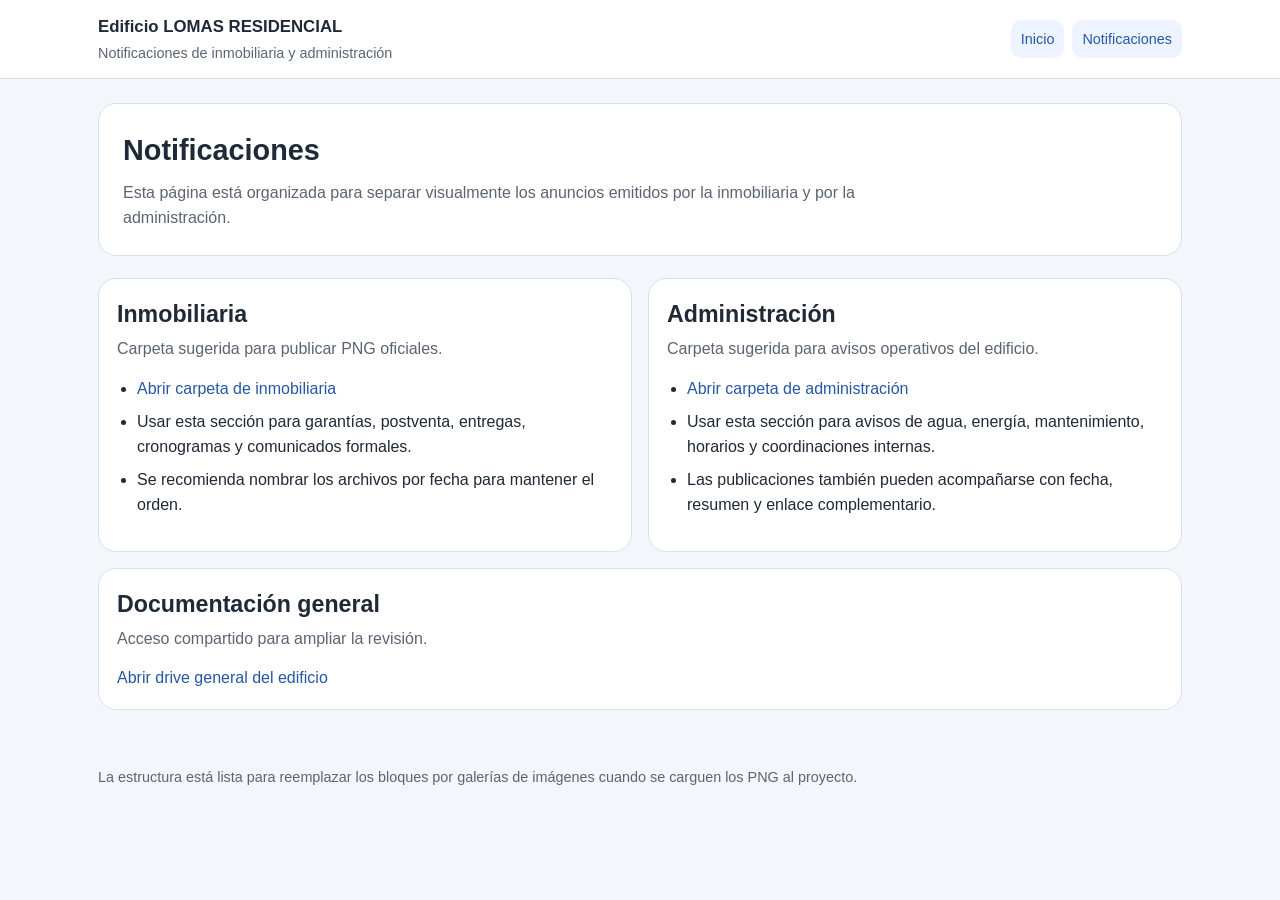
<file: pages/notificaciones.html>
<!DOCTYPE html>
<html lang="es">
<head>
  <meta charset="UTF-8">
  <meta name="viewport" content="width=device-width, initial-scale=1.0">
  <title>Notificaciones | Edificio LOMAS RESIDENCIAL</title>
  <link rel="stylesheet" href="../styles.css">
</head>
<body>
  <header>
    <div class="nav-shell">
      <div class="brand">
        <a href="../index.html"><h1>Edificio LOMAS RESIDENCIAL</h1><p>Notificaciones de inmobiliaria y administración</p></a>
      </div>
      <nav>
        <a href="../index.html">Inicio</a>
        <a href="notificaciones.html">Notificaciones</a>
      </nav>
    </div>
  </header>
  <main>
    <section class="hero">
      <h2>Notificaciones</h2>
      <p>Esta página está organizada para separar visualmente los anuncios emitidos por la inmobiliaria y por la administración.</p>
    </section>

    <section class="card-grid">
      <article class="card mobile-stack">
        <div class="section-header">
          <h2>Inmobiliaria</h2>
          <p>Carpeta sugerida para publicar PNG oficiales.</p>
        </div>
        <ul>
          <li><a href="../assets/notificaciones/inmobiliaria">Abrir carpeta de inmobiliaria</a></li>
          <li>Usar esta sección para garantías, postventa, entregas, cronogramas y comunicados formales.</li>
          <li>Se recomienda nombrar los archivos por fecha para mantener el orden.</li>
        </ul>
      </article>
      <article class="card mobile-stack">
        <div class="section-header">
          <h2>Administración</h2>
          <p>Carpeta sugerida para avisos operativos del edificio.</p>
        </div>
        <ul>
          <li><a href="../assets/notificaciones/administracion">Abrir carpeta de administración</a></li>
          <li>Usar esta sección para avisos de agua, energía, mantenimiento, horarios y coordinaciones internas.</li>
          <li>Las publicaciones también pueden acompañarse con fecha, resumen y enlace complementario.</li>
        </ul>
      </article>
    </section>

    <div class="spacer"></div>

    <section class="card mobile-stack">
      <div class="section-header">
        <h2>Documentación general</h2>
        <p>Acceso compartido para ampliar la revisión.</p>
      </div>
      <p><a href="https://drive.google.com/drive/folders/1ovGFXlndgLp0DJlZ04urSlIAE5X7CaxN?usp=drive_link" target="_blank" rel="noopener noreferrer">Abrir drive general del edificio</a></p>
    </section>
  </main>
  <footer>
    La estructura está lista para reemplazar los bloques por galerías de imágenes cuando se carguen los PNG al proyecto.
  </footer>
</body>
</html>
</file>
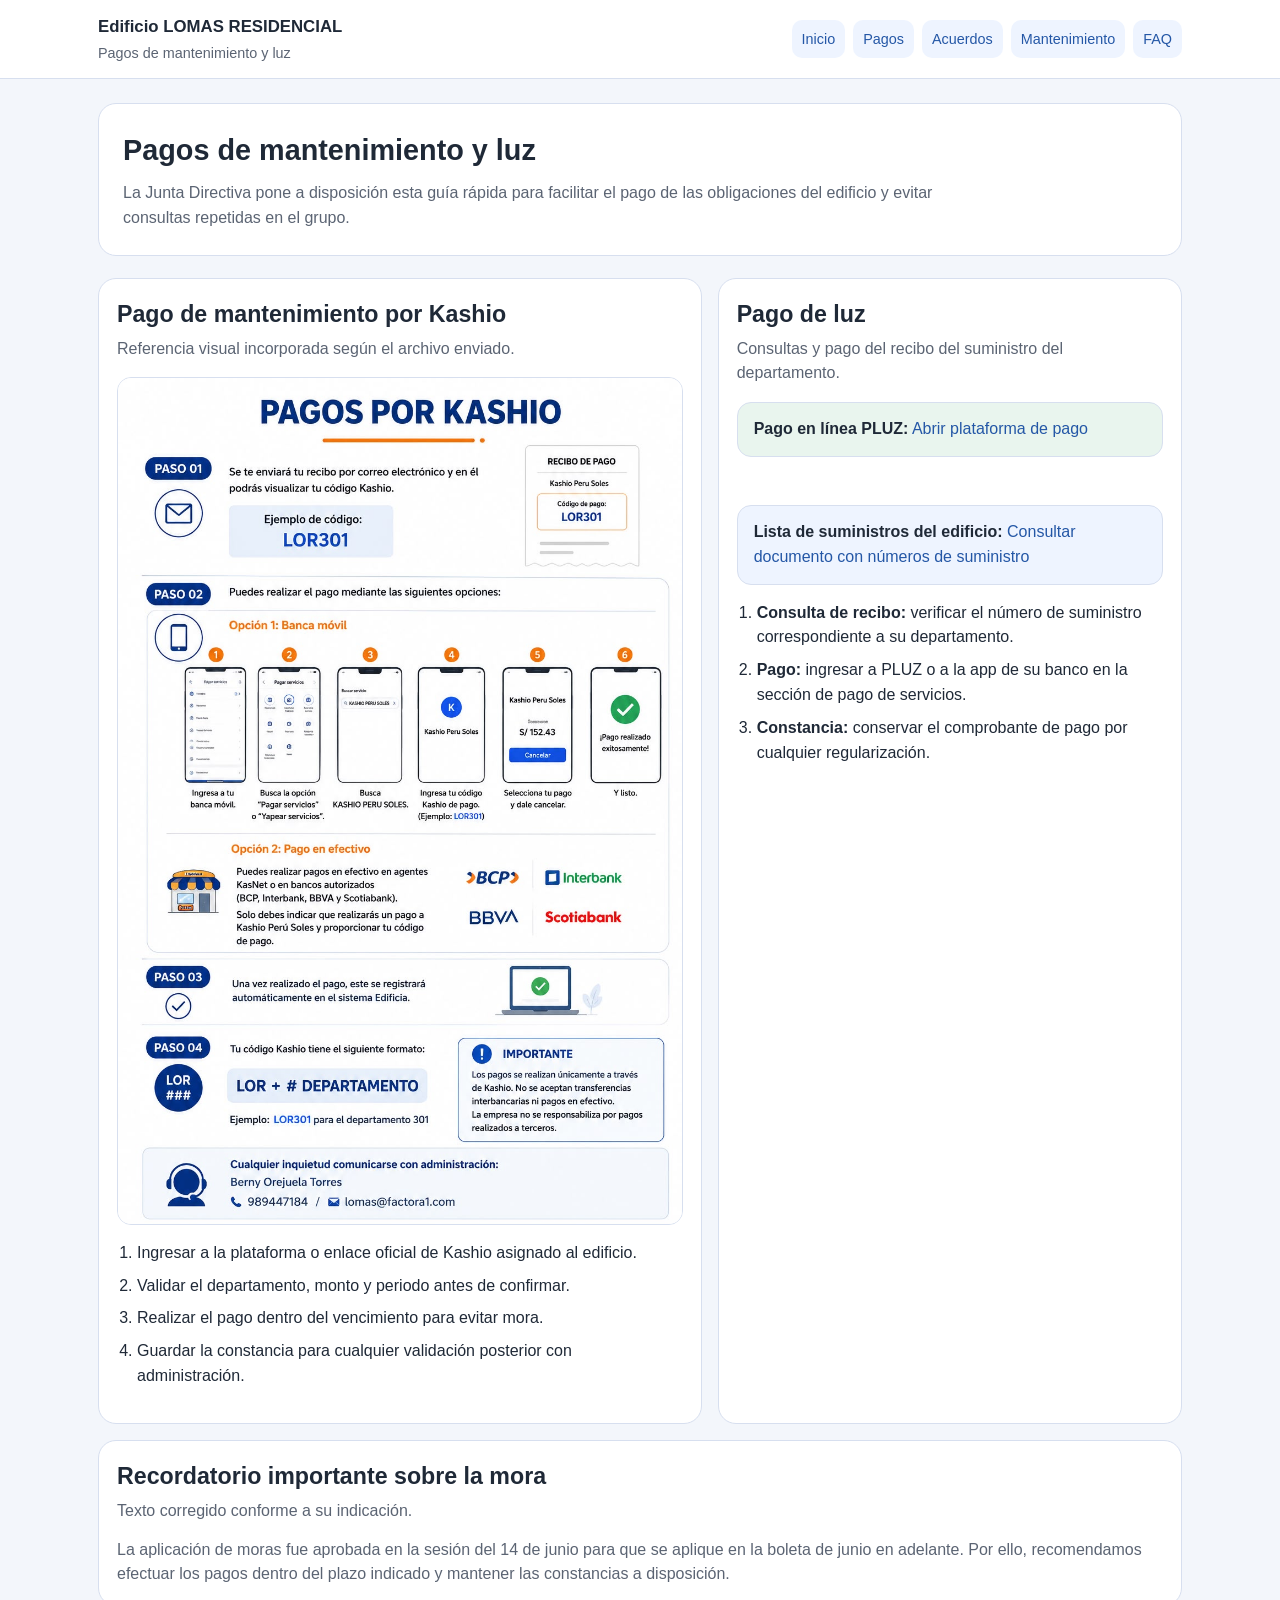
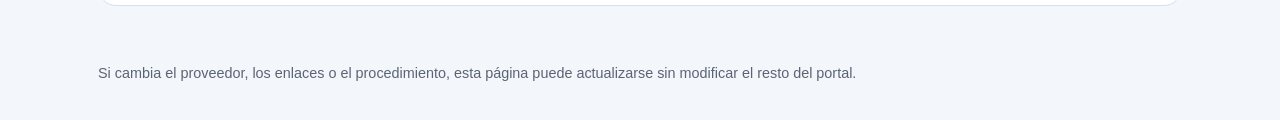
<file: pages/pagos.html>
<!DOCTYPE html>
<html lang="es">
<head>
  <meta charset="UTF-8">
  <meta name="viewport" content="width=device-width, initial-scale=1.0">
  <title>Pagos | Edificio LOMAS RESIDENCIAL</title>
  <link rel="stylesheet" href="../styles.css">
</head>
<body>
  <header>
    <div class="nav-shell">
      <div class="brand">
        <a href="../index.html"><h1>Edificio LOMAS RESIDENCIAL</h1><p>Pagos de mantenimiento y luz</p></a>
      </div>
      <nav>
        <a href="../index.html">Inicio</a>
        <a href="pagos.html">Pagos</a>
        <a href="acuerdos.html">Acuerdos</a>
        <a href="mantenimiento.html">Mantenimiento</a>
        <a href="faq.html">FAQ</a>
      </nav>
    </div>
  </header>
  <main>
    <section class="hero">
      <h2>Pagos de mantenimiento y luz</h2>
      <p>La Junta Directiva pone a disposición esta guía rápida para facilitar el pago de las obligaciones del edificio y evitar consultas repetidas en el grupo.</p>
    </section>

    <section class="two-col">
      <article class="card mobile-stack">
        <div class="section-header">
          <h2>Pago de mantenimiento por Kashio</h2>
          <p>Referencia visual incorporada según el archivo enviado.</p>
        </div>
        <div class="image-frame">
          <img src="../assets/img/pagos-por-kashio.jpeg" alt="Referencia de pagos por Kashio">
        </div>
        <ol>
          <li>Ingresar a la plataforma o enlace oficial de Kashio asignado al edificio.</li>
          <li>Validar el departamento, monto y periodo antes de confirmar.</li>
          <li>Realizar el pago dentro del vencimiento para evitar mora.</li>
          <li>Guardar la constancia para cualquier validación posterior con administración.</li>
        </ol>
      </article>

      <article class="card mobile-stack">
        <div class="section-header">
          <h2>Pago de luz</h2>
          <p>Consultas y pago del recibo del suministro del departamento.</p>
        </div>
        <div class="callout success">
          <strong>Pago en línea PLUZ:</strong>
          <a href="https://www.pluz.pe/es/personas/servicios-en-linea/pago-de-cuenta.html" target="_blank" rel="noopener noreferrer">Abrir plataforma de pago</a>
        </div>
        <div class="spacer"></div>
        <div class="callout">
          <strong>Lista de suministros del edificio:</strong>
          <a href="https://drive.google.com/file/d/1--A12-y1dAwVAWSD2_OI9aQp5-ju6zm3/view?usp=drive_link" target="_blank" rel="noopener noreferrer">Consultar documento con números de suministro</a>
        </div>
        <ol>
          <li><strong>Consulta de recibo:</strong> verificar el número de suministro correspondiente a su departamento.</li>
          <li><strong>Pago:</strong> ingresar a PLUZ o a la app de su banco en la sección de pago de servicios.</li>
          <li><strong>Constancia:</strong> conservar el comprobante de pago por cualquier regularización.</li>
        </ol>
      </article>
    </section>

    <div class="spacer"></div>

    <section class="card mobile-stack">
      <div class="section-header">
        <h2>Recordatorio importante sobre la mora</h2>
        <p>Texto corregido conforme a su indicación.</p>
      </div>
      <p>
        La aplicación de moras fue aprobada en la sesión del 14 de junio para que se aplique en la boleta de junio en adelante.
        Por ello, recomendamos efectuar los pagos dentro del plazo indicado y mantener las constancias a disposición.
      </p>
    </section>
  </main>
  <footer>
    Si cambia el proveedor, los enlaces o el procedimiento, esta página puede actualizarse sin modificar el resto del portal.
  </footer>
</body>
</html>
</file>
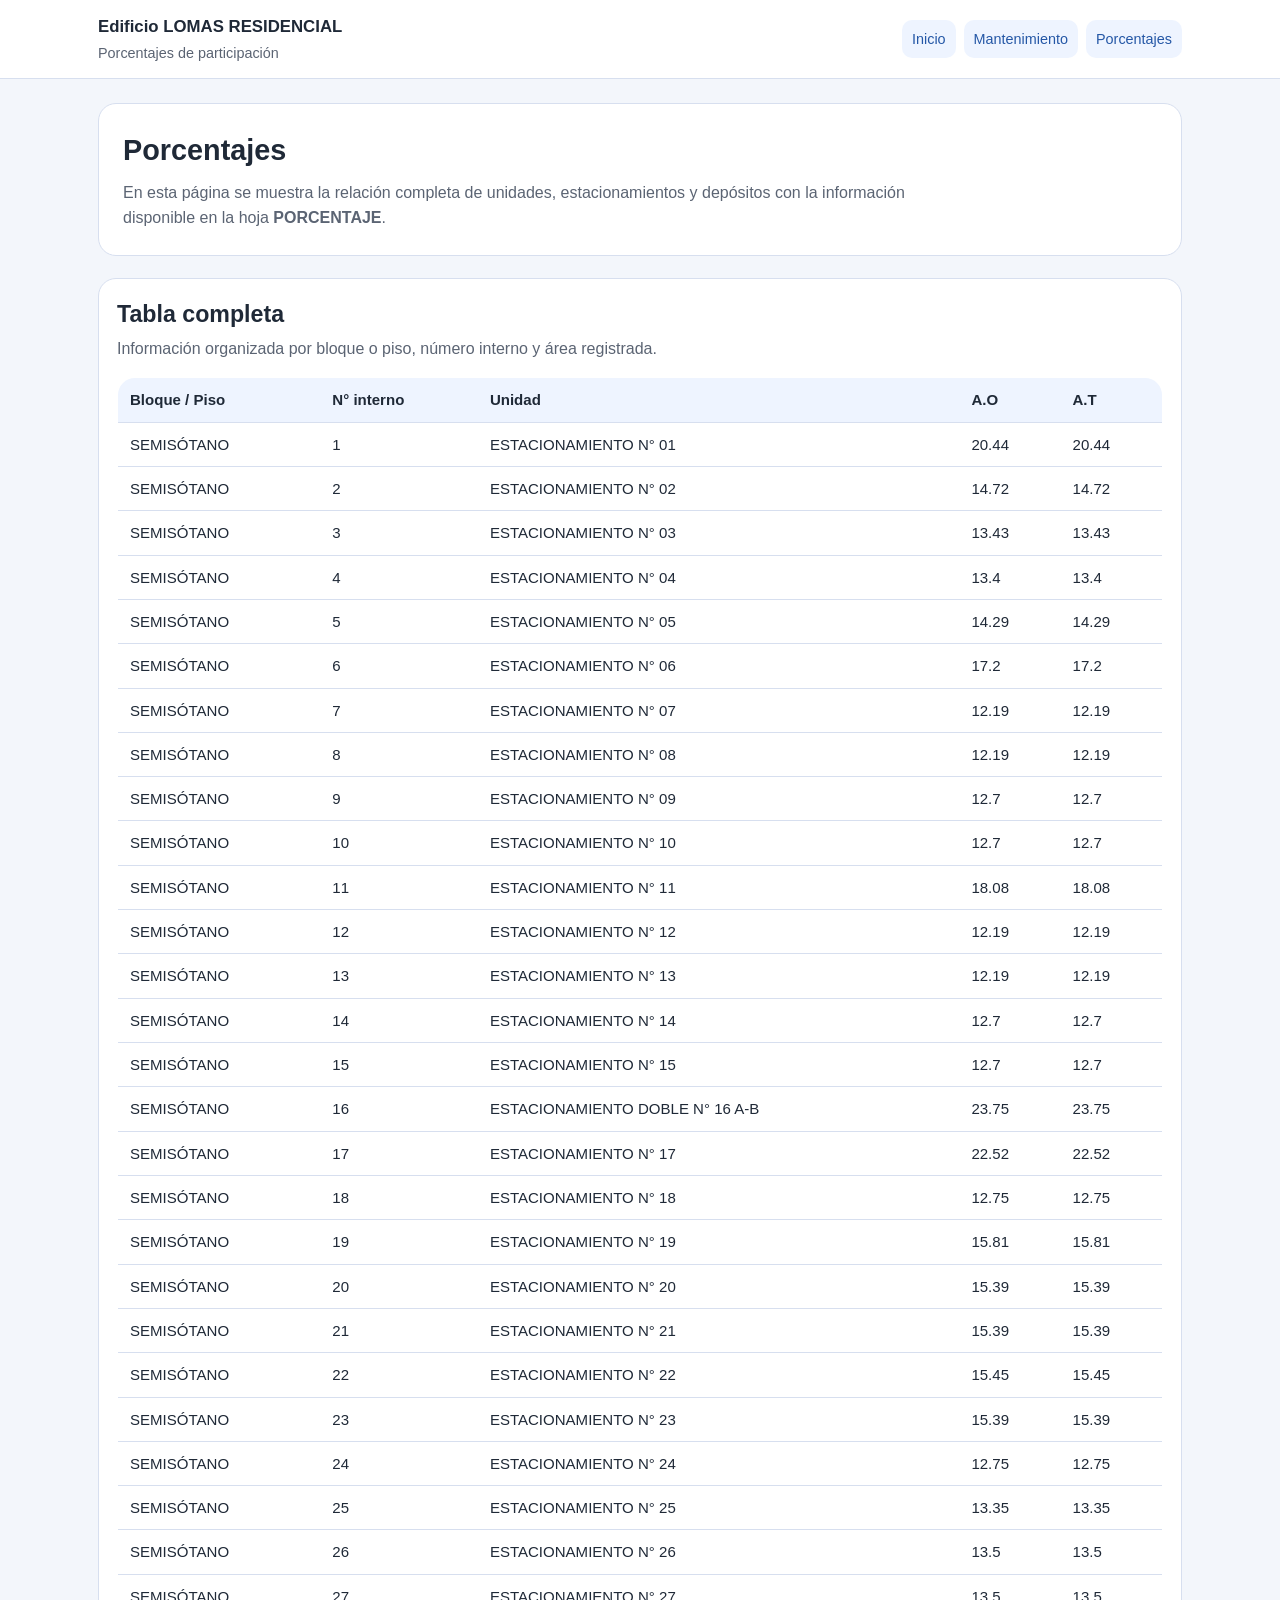
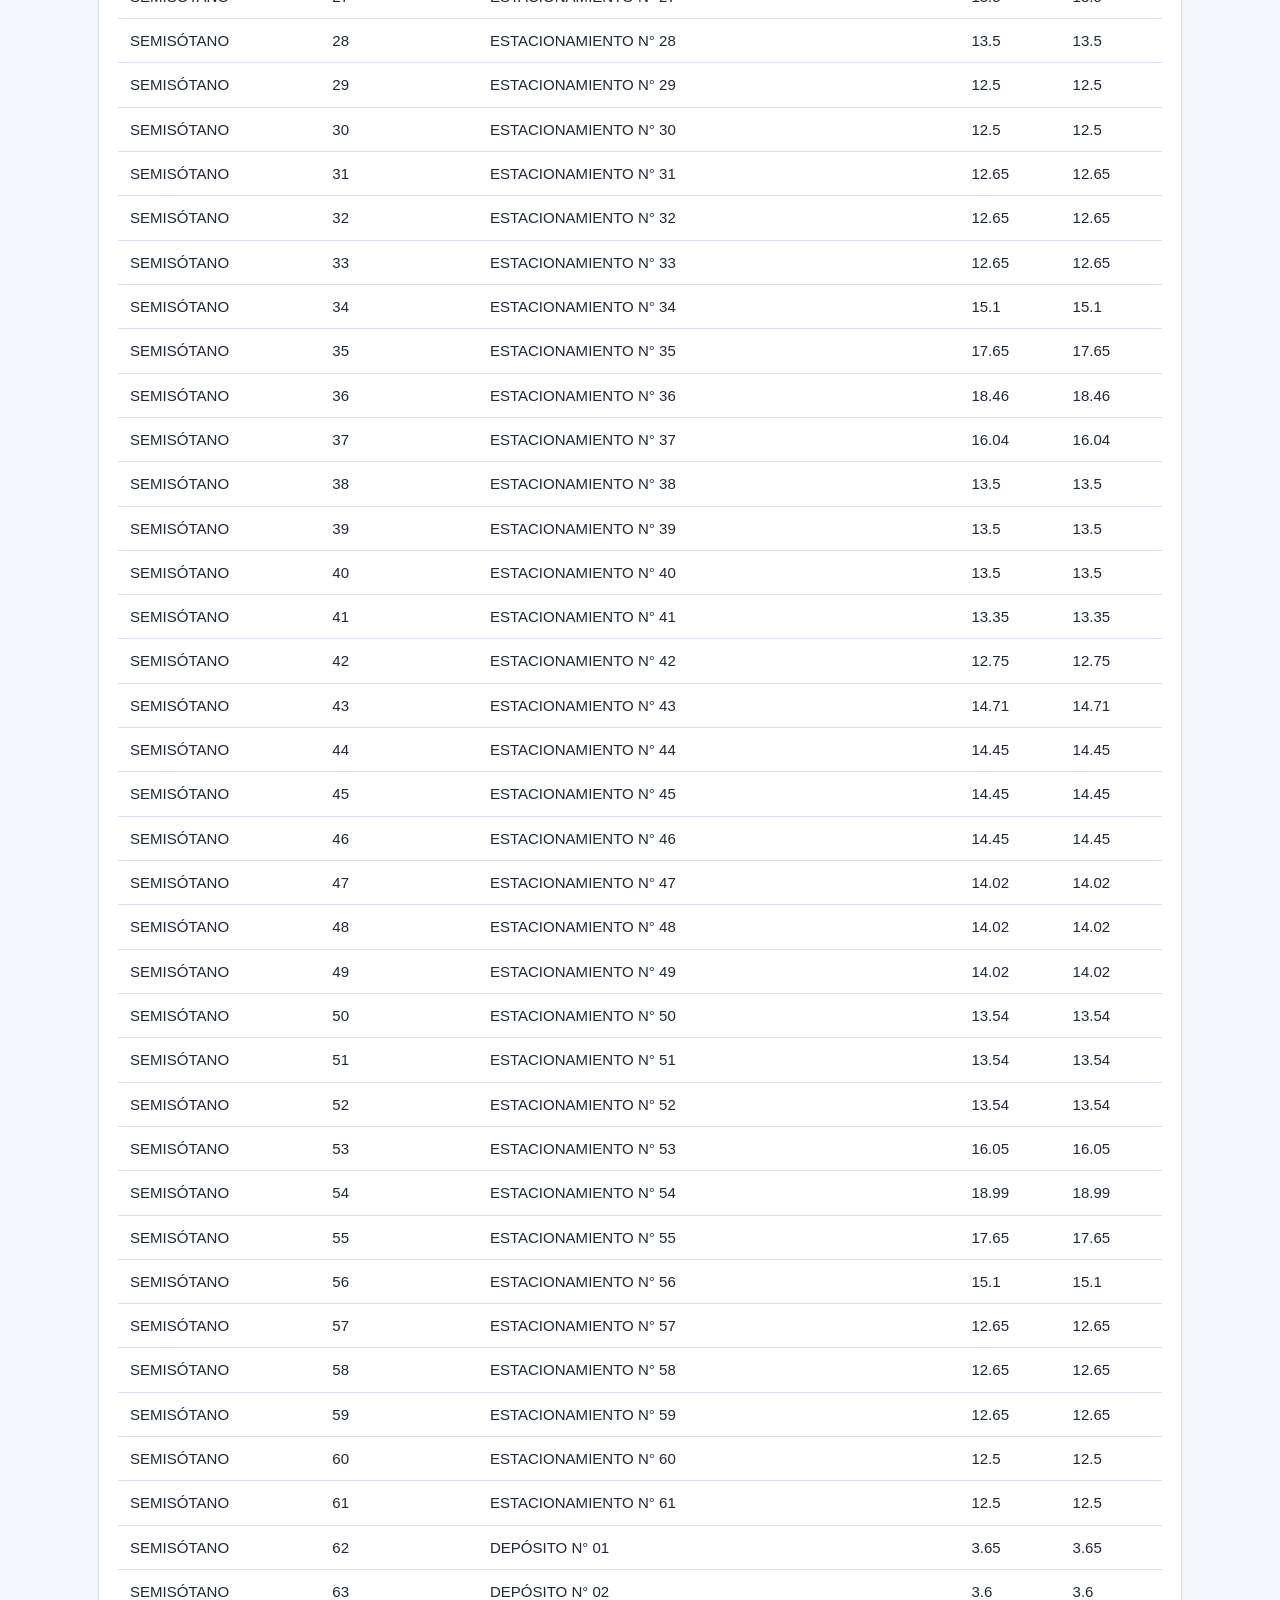
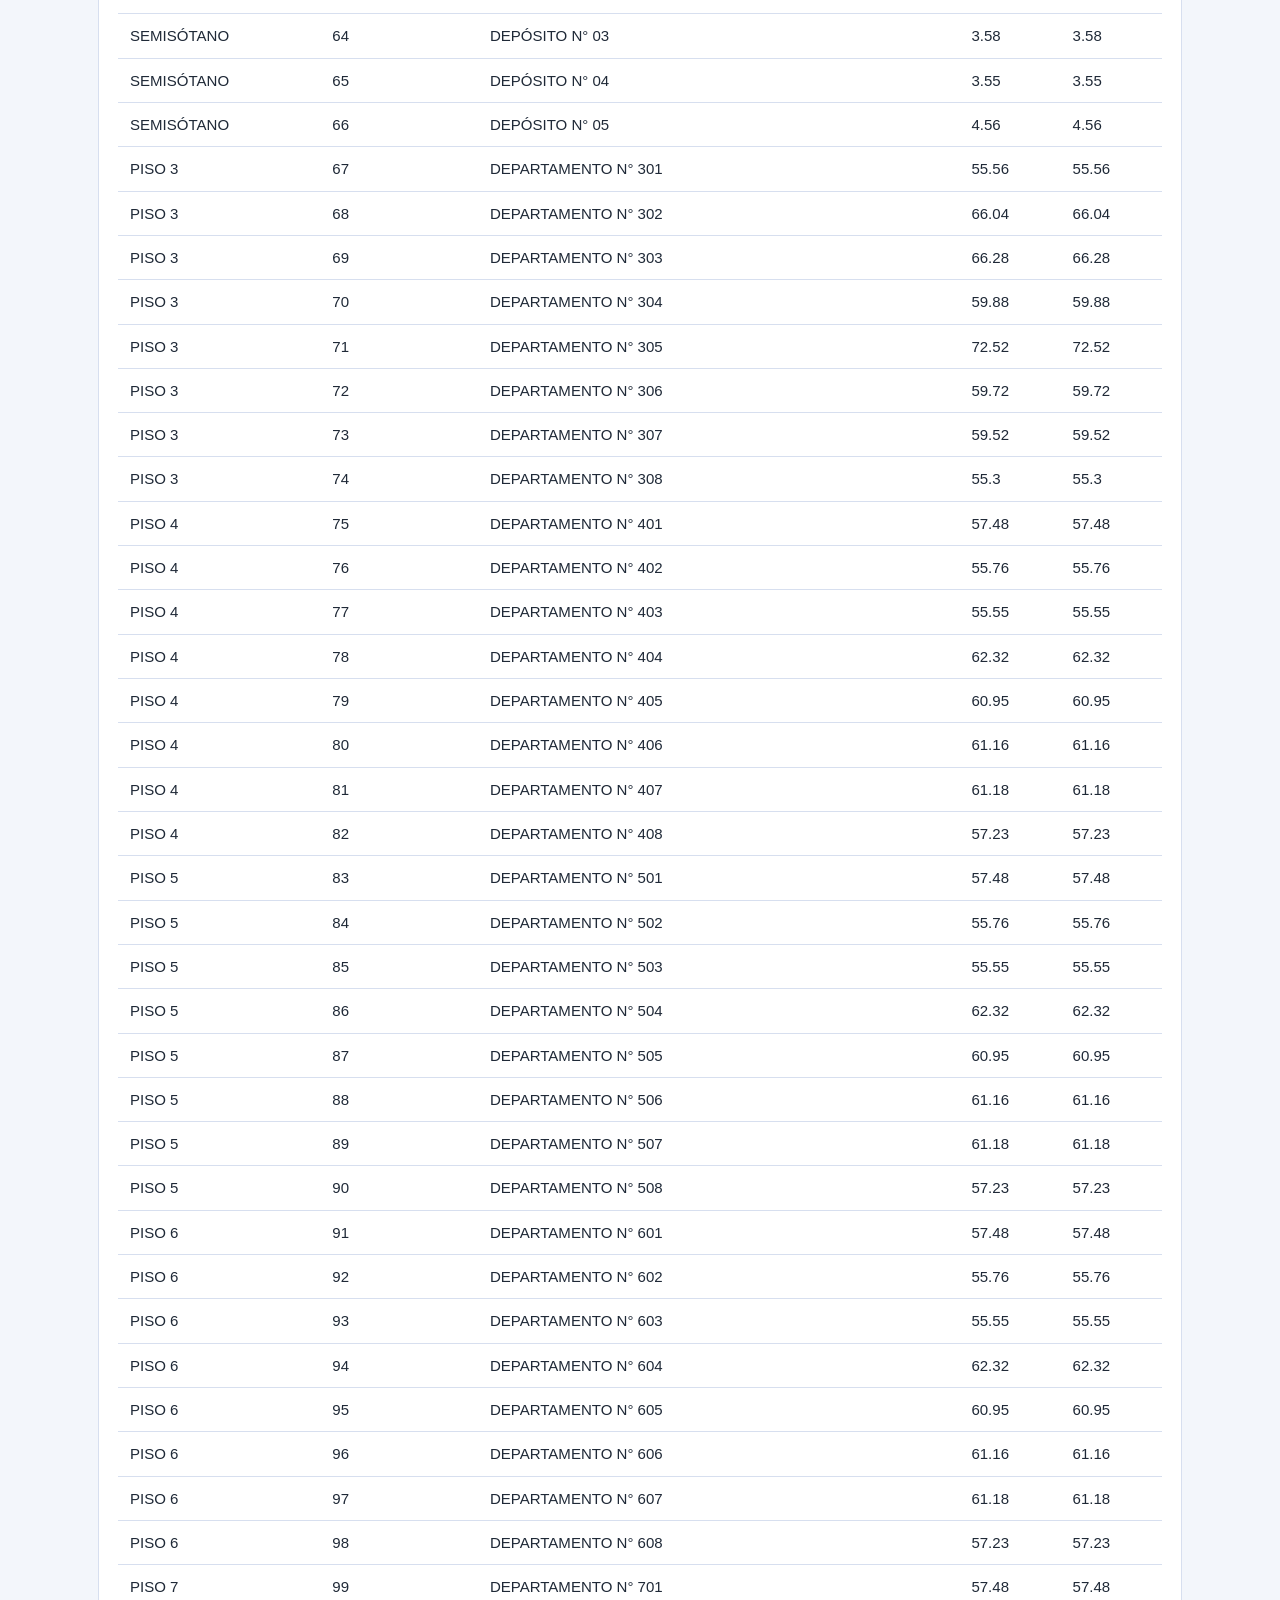
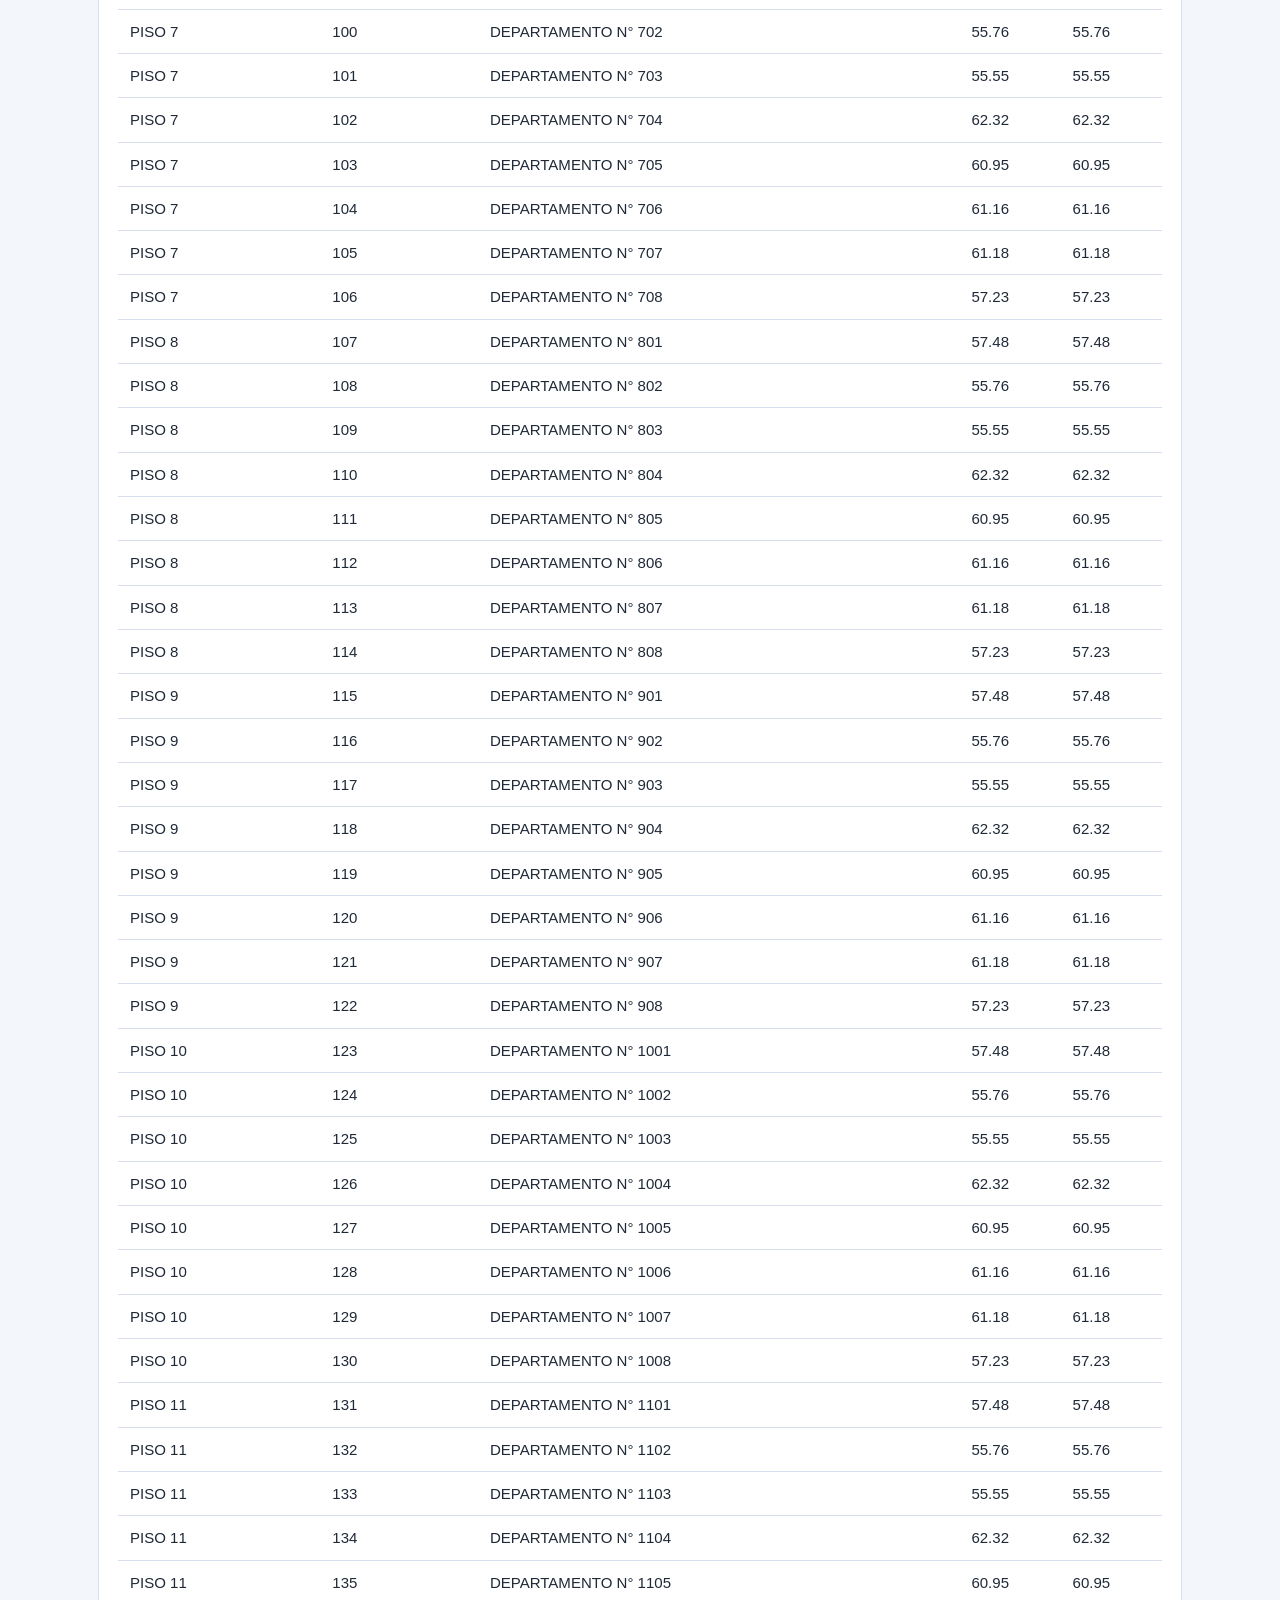
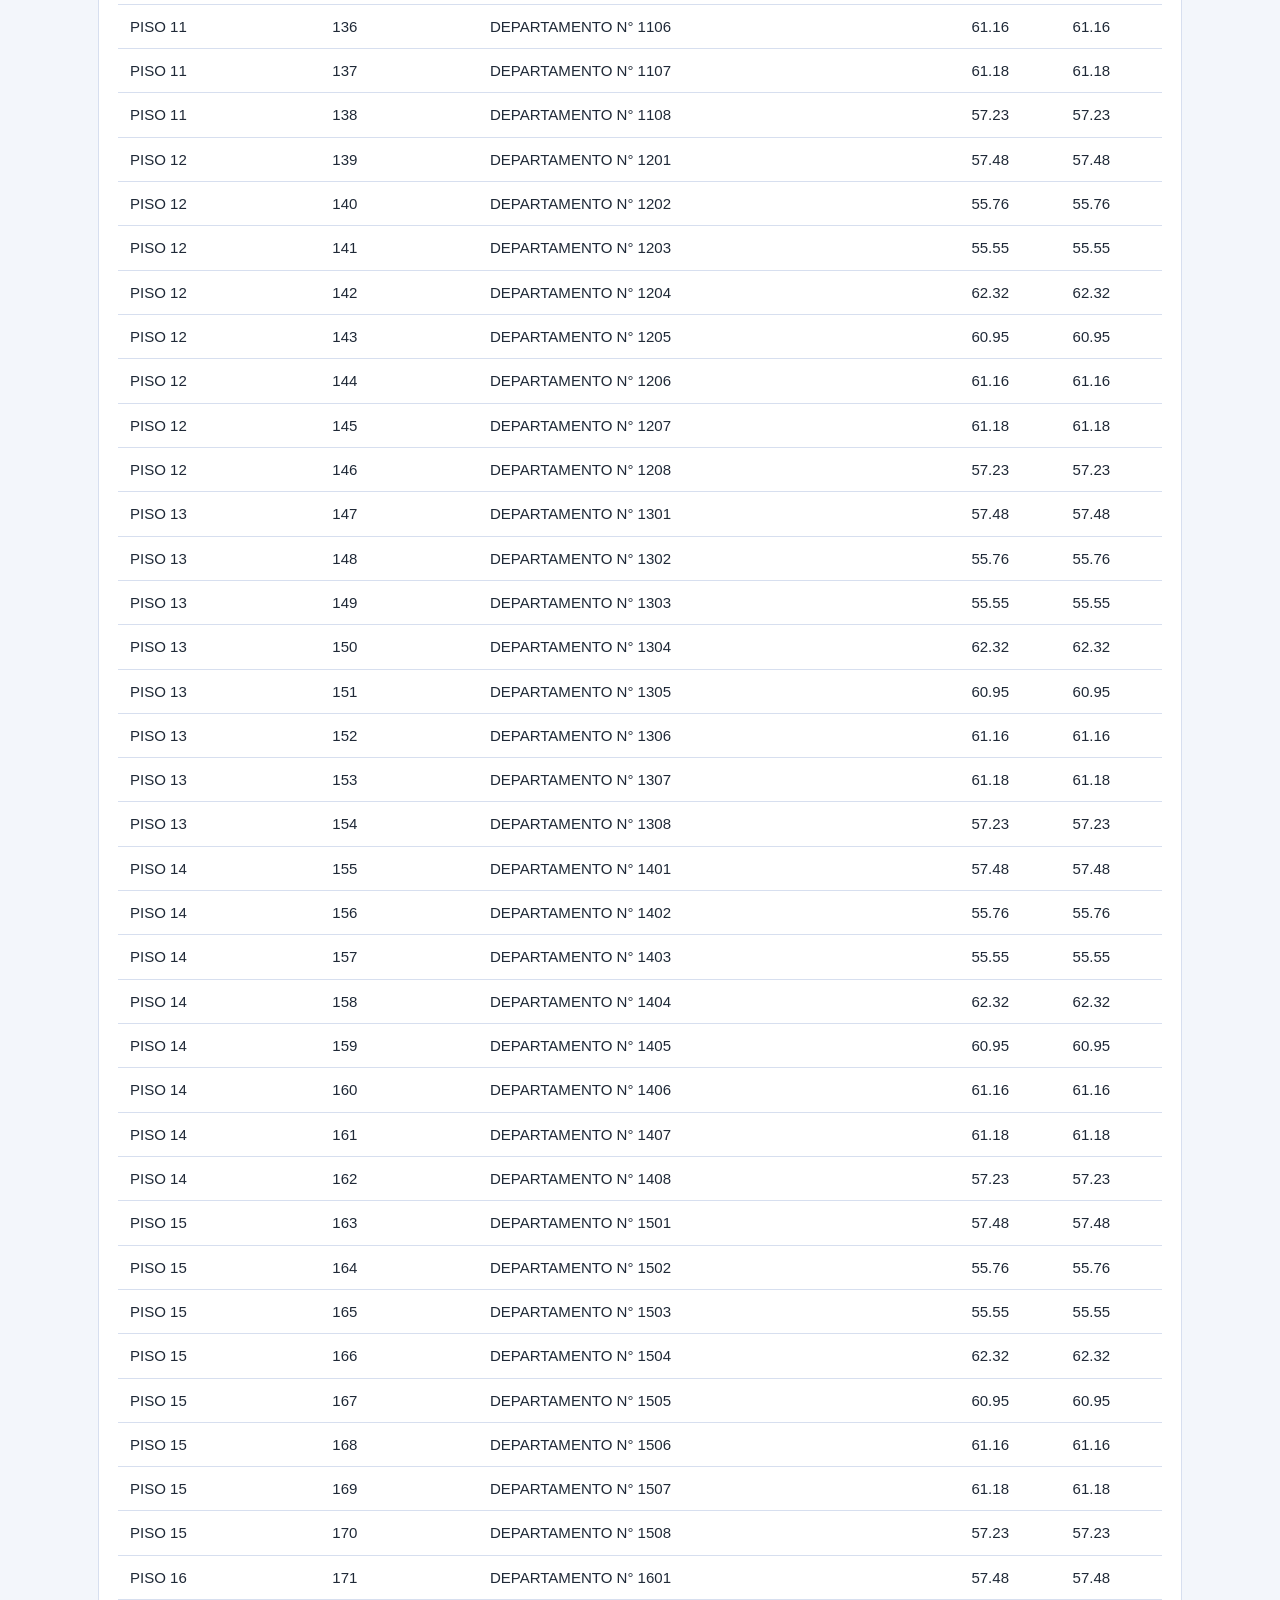
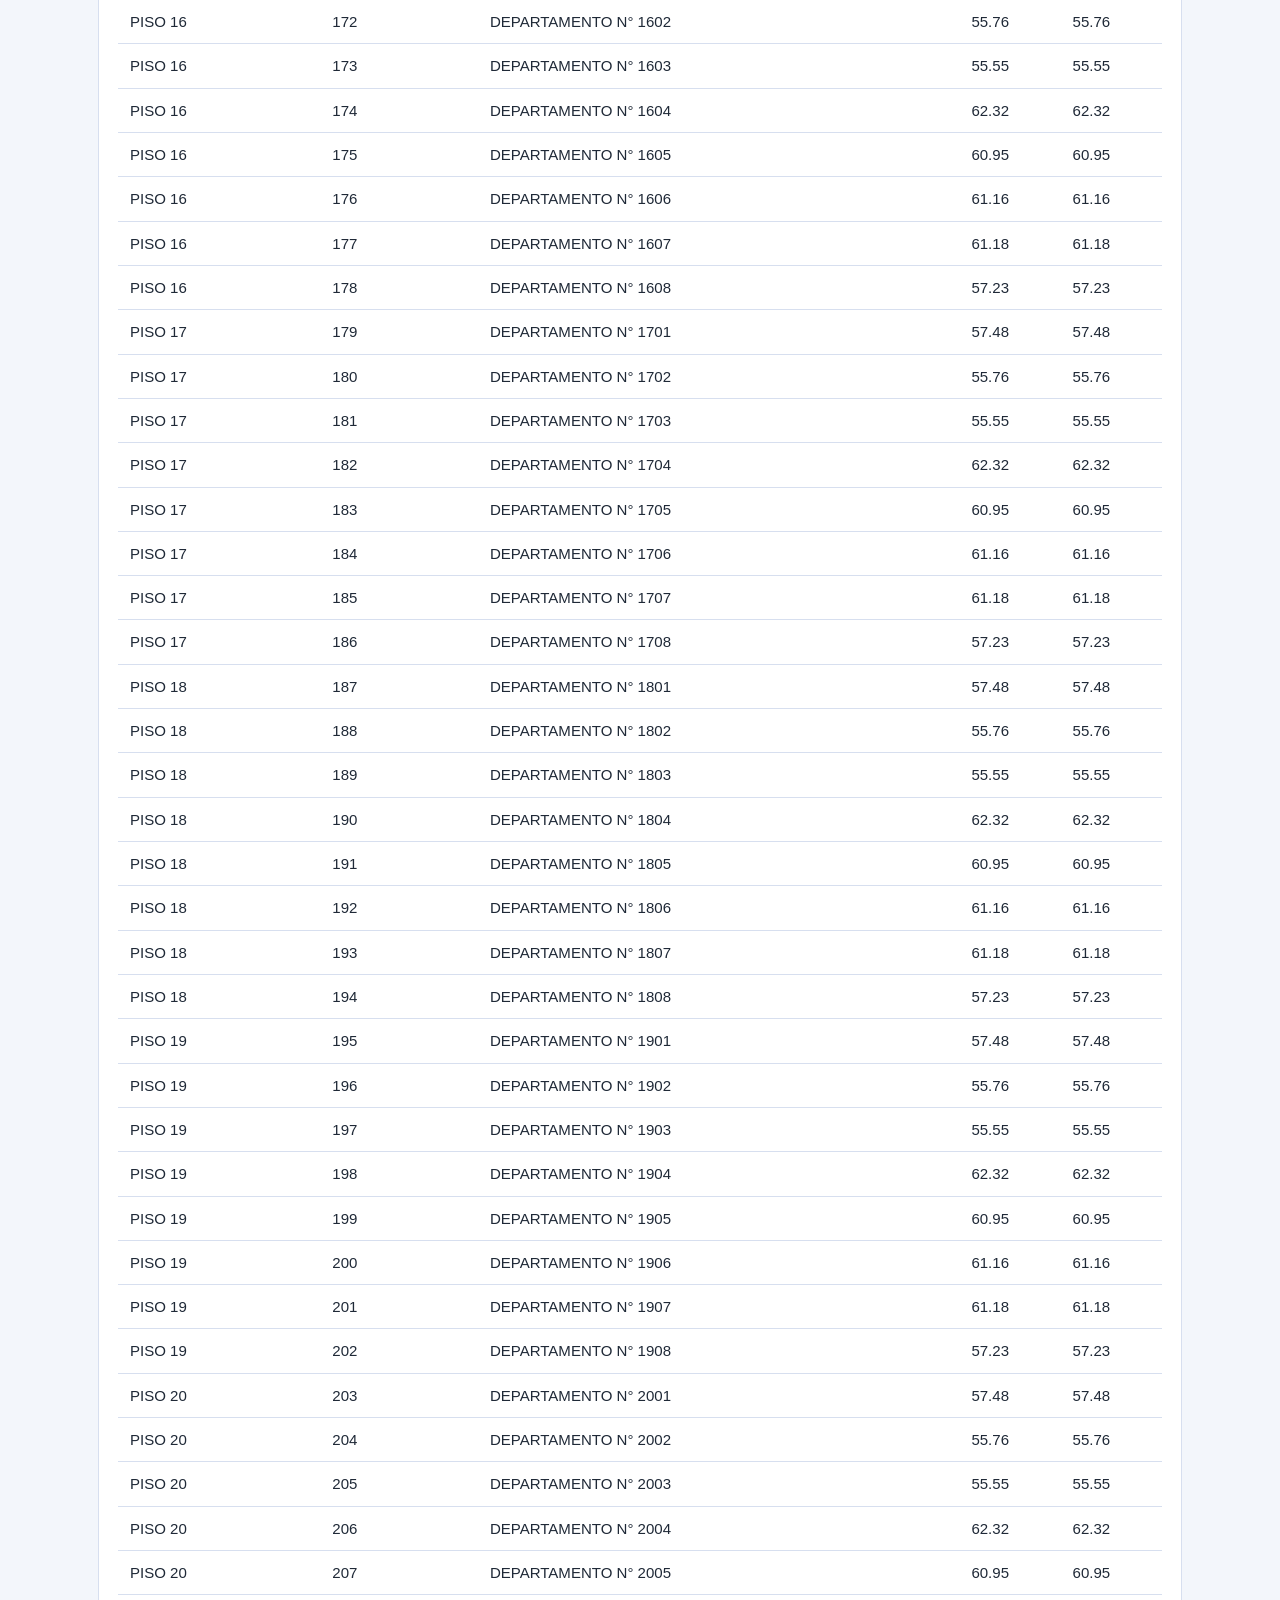
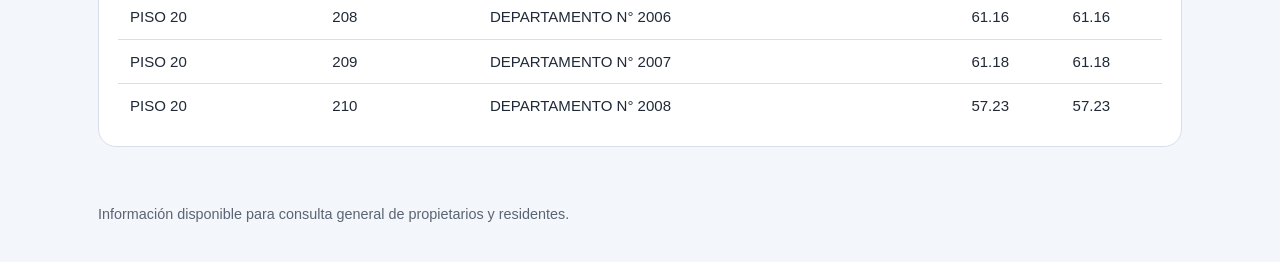
<file: pages/porcentajes.html>
<!DOCTYPE html>
<html lang="es">
<head>
  <meta charset="UTF-8">
  <meta name="viewport" content="width=device-width, initial-scale=1.0">
  <title>Porcentajes | Edificio LOMAS RESIDENCIAL</title>
  <link rel="stylesheet" href="../styles.css">
</head>
<body>
  <header>
    <div class="nav-shell">
      <div class="brand">
        <a href="../index.html"><h1>Edificio LOMAS RESIDENCIAL</h1><p>Porcentajes de participación</p></a>
      </div>
      <nav>
        <a href="../index.html">Inicio</a>
        <a href="mantenimiento.html">Mantenimiento</a>
        <a href="porcentajes.html">Porcentajes</a>
      </nav>
    </div>
  </header>
  <main>
    <section class="hero">
      <h2>Porcentajes</h2>
      <p>En esta página se muestra la relación completa de unidades, estacionamientos y depósitos con la información disponible en la hoja <strong>PORCENTAJE</strong>.</p>
    </section>

    <section class="card mobile-stack">
      <div class="section-header">
        <h2>Tabla completa</h2>
        <p>Información organizada por bloque o piso, número interno y área registrada.</p>
      </div>
      <div class="table-wrap">
        <table>
          <thead>
            <tr>
              <th>Bloque / Piso</th>
              <th>N° interno</th>
              <th>Unidad</th>
              <th>A.O</th>
              <th>A.T</th>
            </tr>
          </thead>
          <tbody>
            <tr><td>SEMISÓTANO</td><td>1</td><td>ESTACIONAMIENTO N° 01</td><td>20.44</td><td>20.44</td></tr>
            <tr><td>SEMISÓTANO</td><td>2</td><td>ESTACIONAMIENTO N° 02</td><td>14.72</td><td>14.72</td></tr>
            <tr><td>SEMISÓTANO</td><td>3</td><td>ESTACIONAMIENTO N° 03</td><td>13.43</td><td>13.43</td></tr>
            <tr><td>SEMISÓTANO</td><td>4</td><td>ESTACIONAMIENTO N° 04</td><td>13.4</td><td>13.4</td></tr>
            <tr><td>SEMISÓTANO</td><td>5</td><td>ESTACIONAMIENTO N° 05</td><td>14.29</td><td>14.29</td></tr>
            <tr><td>SEMISÓTANO</td><td>6</td><td>ESTACIONAMIENTO N° 06</td><td>17.2</td><td>17.2</td></tr>
            <tr><td>SEMISÓTANO</td><td>7</td><td>ESTACIONAMIENTO N° 07</td><td>12.19</td><td>12.19</td></tr>
            <tr><td>SEMISÓTANO</td><td>8</td><td>ESTACIONAMIENTO N° 08</td><td>12.19</td><td>12.19</td></tr>
            <tr><td>SEMISÓTANO</td><td>9</td><td>ESTACIONAMIENTO N° 09</td><td>12.7</td><td>12.7</td></tr>
            <tr><td>SEMISÓTANO</td><td>10</td><td>ESTACIONAMIENTO N° 10</td><td>12.7</td><td>12.7</td></tr>
            <tr><td>SEMISÓTANO</td><td>11</td><td>ESTACIONAMIENTO N° 11</td><td>18.08</td><td>18.08</td></tr>
            <tr><td>SEMISÓTANO</td><td>12</td><td>ESTACIONAMIENTO N° 12</td><td>12.19</td><td>12.19</td></tr>
            <tr><td>SEMISÓTANO</td><td>13</td><td>ESTACIONAMIENTO N° 13</td><td>12.19</td><td>12.19</td></tr>
            <tr><td>SEMISÓTANO</td><td>14</td><td>ESTACIONAMIENTO N° 14</td><td>12.7</td><td>12.7</td></tr>
            <tr><td>SEMISÓTANO</td><td>15</td><td>ESTACIONAMIENTO N° 15</td><td>12.7</td><td>12.7</td></tr>
            <tr><td>SEMISÓTANO</td><td>16</td><td>ESTACIONAMIENTO DOBLE N° 16 A-B</td><td>23.75</td><td>23.75</td></tr>
            <tr><td>SEMISÓTANO</td><td>17</td><td>ESTACIONAMIENTO N° 17</td><td>22.52</td><td>22.52</td></tr>
            <tr><td>SEMISÓTANO</td><td>18</td><td>ESTACIONAMIENTO N° 18</td><td>12.75</td><td>12.75</td></tr>
            <tr><td>SEMISÓTANO</td><td>19</td><td>ESTACIONAMIENTO N° 19</td><td>15.81</td><td>15.81</td></tr>
            <tr><td>SEMISÓTANO</td><td>20</td><td>ESTACIONAMIENTO N° 20</td><td>15.39</td><td>15.39</td></tr>
            <tr><td>SEMISÓTANO</td><td>21</td><td>ESTACIONAMIENTO N° 21</td><td>15.39</td><td>15.39</td></tr>
            <tr><td>SEMISÓTANO</td><td>22</td><td>ESTACIONAMIENTO N° 22</td><td>15.45</td><td>15.45</td></tr>
            <tr><td>SEMISÓTANO</td><td>23</td><td>ESTACIONAMIENTO N° 23</td><td>15.39</td><td>15.39</td></tr>
            <tr><td>SEMISÓTANO</td><td>24</td><td>ESTACIONAMIENTO N° 24</td><td>12.75</td><td>12.75</td></tr>
            <tr><td>SEMISÓTANO</td><td>25</td><td>ESTACIONAMIENTO N° 25</td><td>13.35</td><td>13.35</td></tr>
            <tr><td>SEMISÓTANO</td><td>26</td><td>ESTACIONAMIENTO N° 26</td><td>13.5</td><td>13.5</td></tr>
            <tr><td>SEMISÓTANO</td><td>27</td><td>ESTACIONAMIENTO N° 27</td><td>13.5</td><td>13.5</td></tr>
            <tr><td>SEMISÓTANO</td><td>28</td><td>ESTACIONAMIENTO N° 28</td><td>13.5</td><td>13.5</td></tr>
            <tr><td>SEMISÓTANO</td><td>29</td><td>ESTACIONAMIENTO N° 29</td><td>12.5</td><td>12.5</td></tr>
            <tr><td>SEMISÓTANO</td><td>30</td><td>ESTACIONAMIENTO N° 30</td><td>12.5</td><td>12.5</td></tr>
            <tr><td>SEMISÓTANO</td><td>31</td><td>ESTACIONAMIENTO N° 31</td><td>12.65</td><td>12.65</td></tr>
            <tr><td>SEMISÓTANO</td><td>32</td><td>ESTACIONAMIENTO N° 32</td><td>12.65</td><td>12.65</td></tr>
            <tr><td>SEMISÓTANO</td><td>33</td><td>ESTACIONAMIENTO N° 33</td><td>12.65</td><td>12.65</td></tr>
            <tr><td>SEMISÓTANO</td><td>34</td><td>ESTACIONAMIENTO N° 34</td><td>15.1</td><td>15.1</td></tr>
            <tr><td>SEMISÓTANO</td><td>35</td><td>ESTACIONAMIENTO N° 35</td><td>17.65</td><td>17.65</td></tr>
            <tr><td>SEMISÓTANO</td><td>36</td><td>ESTACIONAMIENTO N° 36</td><td>18.46</td><td>18.46</td></tr>
            <tr><td>SEMISÓTANO</td><td>37</td><td>ESTACIONAMIENTO N° 37</td><td>16.04</td><td>16.04</td></tr>
            <tr><td>SEMISÓTANO</td><td>38</td><td>ESTACIONAMIENTO N° 38</td><td>13.5</td><td>13.5</td></tr>
            <tr><td>SEMISÓTANO</td><td>39</td><td>ESTACIONAMIENTO N° 39</td><td>13.5</td><td>13.5</td></tr>
            <tr><td>SEMISÓTANO</td><td>40</td><td>ESTACIONAMIENTO N° 40</td><td>13.5</td><td>13.5</td></tr>
            <tr><td>SEMISÓTANO</td><td>41</td><td>ESTACIONAMIENTO N° 41</td><td>13.35</td><td>13.35</td></tr>
            <tr><td>SEMISÓTANO</td><td>42</td><td>ESTACIONAMIENTO N° 42</td><td>12.75</td><td>12.75</td></tr>
            <tr><td>SEMISÓTANO</td><td>43</td><td>ESTACIONAMIENTO N° 43</td><td>14.71</td><td>14.71</td></tr>
            <tr><td>SEMISÓTANO</td><td>44</td><td>ESTACIONAMIENTO N° 44</td><td>14.45</td><td>14.45</td></tr>
            <tr><td>SEMISÓTANO</td><td>45</td><td>ESTACIONAMIENTO N° 45</td><td>14.45</td><td>14.45</td></tr>
            <tr><td>SEMISÓTANO</td><td>46</td><td>ESTACIONAMIENTO N° 46</td><td>14.45</td><td>14.45</td></tr>
            <tr><td>SEMISÓTANO</td><td>47</td><td>ESTACIONAMIENTO N° 47</td><td>14.02</td><td>14.02</td></tr>
            <tr><td>SEMISÓTANO</td><td>48</td><td>ESTACIONAMIENTO N° 48</td><td>14.02</td><td>14.02</td></tr>
            <tr><td>SEMISÓTANO</td><td>49</td><td>ESTACIONAMIENTO N° 49</td><td>14.02</td><td>14.02</td></tr>
            <tr><td>SEMISÓTANO</td><td>50</td><td>ESTACIONAMIENTO N° 50</td><td>13.54</td><td>13.54</td></tr>
            <tr><td>SEMISÓTANO</td><td>51</td><td>ESTACIONAMIENTO N° 51</td><td>13.54</td><td>13.54</td></tr>
            <tr><td>SEMISÓTANO</td><td>52</td><td>ESTACIONAMIENTO N° 52</td><td>13.54</td><td>13.54</td></tr>
            <tr><td>SEMISÓTANO</td><td>53</td><td>ESTACIONAMIENTO N° 53</td><td>16.05</td><td>16.05</td></tr>
            <tr><td>SEMISÓTANO</td><td>54</td><td>ESTACIONAMIENTO N° 54</td><td>18.99</td><td>18.99</td></tr>
            <tr><td>SEMISÓTANO</td><td>55</td><td>ESTACIONAMIENTO N° 55</td><td>17.65</td><td>17.65</td></tr>
            <tr><td>SEMISÓTANO</td><td>56</td><td>ESTACIONAMIENTO N° 56</td><td>15.1</td><td>15.1</td></tr>
            <tr><td>SEMISÓTANO</td><td>57</td><td>ESTACIONAMIENTO N° 57</td><td>12.65</td><td>12.65</td></tr>
            <tr><td>SEMISÓTANO</td><td>58</td><td>ESTACIONAMIENTO N° 58</td><td>12.65</td><td>12.65</td></tr>
            <tr><td>SEMISÓTANO</td><td>59</td><td>ESTACIONAMIENTO N° 59</td><td>12.65</td><td>12.65</td></tr>
            <tr><td>SEMISÓTANO</td><td>60</td><td>ESTACIONAMIENTO N° 60</td><td>12.5</td><td>12.5</td></tr>
            <tr><td>SEMISÓTANO</td><td>61</td><td>ESTACIONAMIENTO N° 61</td><td>12.5</td><td>12.5</td></tr>
            <tr><td>SEMISÓTANO</td><td>62</td><td>DEPÓSITO N° 01</td><td>3.65</td><td>3.65</td></tr>
            <tr><td>SEMISÓTANO</td><td>63</td><td>DEPÓSITO N° 02</td><td>3.6</td><td>3.6</td></tr>
            <tr><td>SEMISÓTANO</td><td>64</td><td>DEPÓSITO N° 03</td><td>3.58</td><td>3.58</td></tr>
            <tr><td>SEMISÓTANO</td><td>65</td><td>DEPÓSITO N° 04</td><td>3.55</td><td>3.55</td></tr>
            <tr><td>SEMISÓTANO</td><td>66</td><td>DEPÓSITO N° 05</td><td>4.56</td><td>4.56</td></tr>
            <tr><td>PISO 3</td><td>67</td><td>DEPARTAMENTO N° 301</td><td>55.56</td><td>55.56</td></tr>
            <tr><td>PISO 3</td><td>68</td><td>DEPARTAMENTO N° 302</td><td>66.04</td><td>66.04</td></tr>
            <tr><td>PISO 3</td><td>69</td><td>DEPARTAMENTO N° 303</td><td>66.28</td><td>66.28</td></tr>
            <tr><td>PISO 3</td><td>70</td><td>DEPARTAMENTO N° 304</td><td>59.88</td><td>59.88</td></tr>
            <tr><td>PISO 3</td><td>71</td><td>DEPARTAMENTO N° 305</td><td>72.52</td><td>72.52</td></tr>
            <tr><td>PISO 3</td><td>72</td><td>DEPARTAMENTO N° 306</td><td>59.72</td><td>59.72</td></tr>
            <tr><td>PISO 3</td><td>73</td><td>DEPARTAMENTO N° 307</td><td>59.52</td><td>59.52</td></tr>
            <tr><td>PISO 3</td><td>74</td><td>DEPARTAMENTO N° 308</td><td>55.3</td><td>55.3</td></tr>
            <tr><td>PISO 4</td><td>75</td><td>DEPARTAMENTO N° 401</td><td>57.48</td><td>57.48</td></tr>
            <tr><td>PISO 4</td><td>76</td><td>DEPARTAMENTO N° 402</td><td>55.76</td><td>55.76</td></tr>
            <tr><td>PISO 4</td><td>77</td><td>DEPARTAMENTO N° 403</td><td>55.55</td><td>55.55</td></tr>
            <tr><td>PISO 4</td><td>78</td><td>DEPARTAMENTO N° 404</td><td>62.32</td><td>62.32</td></tr>
            <tr><td>PISO 4</td><td>79</td><td>DEPARTAMENTO N° 405</td><td>60.95</td><td>60.95</td></tr>
            <tr><td>PISO 4</td><td>80</td><td>DEPARTAMENTO N° 406</td><td>61.16</td><td>61.16</td></tr>
            <tr><td>PISO 4</td><td>81</td><td>DEPARTAMENTO N° 407</td><td>61.18</td><td>61.18</td></tr>
            <tr><td>PISO 4</td><td>82</td><td>DEPARTAMENTO N° 408</td><td>57.23</td><td>57.23</td></tr>
            <tr><td>PISO 5</td><td>83</td><td>DEPARTAMENTO N° 501</td><td>57.48</td><td>57.48</td></tr>
            <tr><td>PISO 5</td><td>84</td><td>DEPARTAMENTO N° 502</td><td>55.76</td><td>55.76</td></tr>
            <tr><td>PISO 5</td><td>85</td><td>DEPARTAMENTO N° 503</td><td>55.55</td><td>55.55</td></tr>
            <tr><td>PISO 5</td><td>86</td><td>DEPARTAMENTO N° 504</td><td>62.32</td><td>62.32</td></tr>
            <tr><td>PISO 5</td><td>87</td><td>DEPARTAMENTO N° 505</td><td>60.95</td><td>60.95</td></tr>
            <tr><td>PISO 5</td><td>88</td><td>DEPARTAMENTO N° 506</td><td>61.16</td><td>61.16</td></tr>
            <tr><td>PISO 5</td><td>89</td><td>DEPARTAMENTO N° 507</td><td>61.18</td><td>61.18</td></tr>
            <tr><td>PISO 5</td><td>90</td><td>DEPARTAMENTO N° 508</td><td>57.23</td><td>57.23</td></tr>
            <tr><td>PISO 6</td><td>91</td><td>DEPARTAMENTO N° 601</td><td>57.48</td><td>57.48</td></tr>
            <tr><td>PISO 6</td><td>92</td><td>DEPARTAMENTO N° 602</td><td>55.76</td><td>55.76</td></tr>
            <tr><td>PISO 6</td><td>93</td><td>DEPARTAMENTO N° 603</td><td>55.55</td><td>55.55</td></tr>
            <tr><td>PISO 6</td><td>94</td><td>DEPARTAMENTO N° 604</td><td>62.32</td><td>62.32</td></tr>
            <tr><td>PISO 6</td><td>95</td><td>DEPARTAMENTO N° 605</td><td>60.95</td><td>60.95</td></tr>
            <tr><td>PISO 6</td><td>96</td><td>DEPARTAMENTO N° 606</td><td>61.16</td><td>61.16</td></tr>
            <tr><td>PISO 6</td><td>97</td><td>DEPARTAMENTO N° 607</td><td>61.18</td><td>61.18</td></tr>
            <tr><td>PISO 6</td><td>98</td><td>DEPARTAMENTO N° 608</td><td>57.23</td><td>57.23</td></tr>
            <tr><td>PISO 7</td><td>99</td><td>DEPARTAMENTO N° 701</td><td>57.48</td><td>57.48</td></tr>
            <tr><td>PISO 7</td><td>100</td><td>DEPARTAMENTO N° 702</td><td>55.76</td><td>55.76</td></tr>
            <tr><td>PISO 7</td><td>101</td><td>DEPARTAMENTO N° 703</td><td>55.55</td><td>55.55</td></tr>
            <tr><td>PISO 7</td><td>102</td><td>DEPARTAMENTO N° 704</td><td>62.32</td><td>62.32</td></tr>
            <tr><td>PISO 7</td><td>103</td><td>DEPARTAMENTO N° 705</td><td>60.95</td><td>60.95</td></tr>
            <tr><td>PISO 7</td><td>104</td><td>DEPARTAMENTO N° 706</td><td>61.16</td><td>61.16</td></tr>
            <tr><td>PISO 7</td><td>105</td><td>DEPARTAMENTO N° 707</td><td>61.18</td><td>61.18</td></tr>
            <tr><td>PISO 7</td><td>106</td><td>DEPARTAMENTO N° 708</td><td>57.23</td><td>57.23</td></tr>
            <tr><td>PISO 8</td><td>107</td><td>DEPARTAMENTO N° 801</td><td>57.48</td><td>57.48</td></tr>
            <tr><td>PISO 8</td><td>108</td><td>DEPARTAMENTO N° 802</td><td>55.76</td><td>55.76</td></tr>
            <tr><td>PISO 8</td><td>109</td><td>DEPARTAMENTO N° 803</td><td>55.55</td><td>55.55</td></tr>
            <tr><td>PISO 8</td><td>110</td><td>DEPARTAMENTO N° 804</td><td>62.32</td><td>62.32</td></tr>
            <tr><td>PISO 8</td><td>111</td><td>DEPARTAMENTO N° 805</td><td>60.95</td><td>60.95</td></tr>
            <tr><td>PISO 8</td><td>112</td><td>DEPARTAMENTO N° 806</td><td>61.16</td><td>61.16</td></tr>
            <tr><td>PISO 8</td><td>113</td><td>DEPARTAMENTO N° 807</td><td>61.18</td><td>61.18</td></tr>
            <tr><td>PISO 8</td><td>114</td><td>DEPARTAMENTO N° 808</td><td>57.23</td><td>57.23</td></tr>
            <tr><td>PISO 9</td><td>115</td><td>DEPARTAMENTO N° 901</td><td>57.48</td><td>57.48</td></tr>
            <tr><td>PISO 9</td><td>116</td><td>DEPARTAMENTO N° 902</td><td>55.76</td><td>55.76</td></tr>
            <tr><td>PISO 9</td><td>117</td><td>DEPARTAMENTO N° 903</td><td>55.55</td><td>55.55</td></tr>
            <tr><td>PISO 9</td><td>118</td><td>DEPARTAMENTO N° 904</td><td>62.32</td><td>62.32</td></tr>
            <tr><td>PISO 9</td><td>119</td><td>DEPARTAMENTO N° 905</td><td>60.95</td><td>60.95</td></tr>
            <tr><td>PISO 9</td><td>120</td><td>DEPARTAMENTO N° 906</td><td>61.16</td><td>61.16</td></tr>
            <tr><td>PISO 9</td><td>121</td><td>DEPARTAMENTO N° 907</td><td>61.18</td><td>61.18</td></tr>
            <tr><td>PISO 9</td><td>122</td><td>DEPARTAMENTO N° 908</td><td>57.23</td><td>57.23</td></tr>
            <tr><td>PISO 10</td><td>123</td><td>DEPARTAMENTO N° 1001</td><td>57.48</td><td>57.48</td></tr>
            <tr><td>PISO 10</td><td>124</td><td>DEPARTAMENTO N° 1002</td><td>55.76</td><td>55.76</td></tr>
            <tr><td>PISO 10</td><td>125</td><td>DEPARTAMENTO N° 1003</td><td>55.55</td><td>55.55</td></tr>
            <tr><td>PISO 10</td><td>126</td><td>DEPARTAMENTO N° 1004</td><td>62.32</td><td>62.32</td></tr>
            <tr><td>PISO 10</td><td>127</td><td>DEPARTAMENTO N° 1005</td><td>60.95</td><td>60.95</td></tr>
            <tr><td>PISO 10</td><td>128</td><td>DEPARTAMENTO N° 1006</td><td>61.16</td><td>61.16</td></tr>
            <tr><td>PISO 10</td><td>129</td><td>DEPARTAMENTO N° 1007</td><td>61.18</td><td>61.18</td></tr>
            <tr><td>PISO 10</td><td>130</td><td>DEPARTAMENTO N° 1008</td><td>57.23</td><td>57.23</td></tr>
            <tr><td>PISO 11</td><td>131</td><td>DEPARTAMENTO N° 1101</td><td>57.48</td><td>57.48</td></tr>
            <tr><td>PISO 11</td><td>132</td><td>DEPARTAMENTO N° 1102</td><td>55.76</td><td>55.76</td></tr>
            <tr><td>PISO 11</td><td>133</td><td>DEPARTAMENTO N° 1103</td><td>55.55</td><td>55.55</td></tr>
            <tr><td>PISO 11</td><td>134</td><td>DEPARTAMENTO N° 1104</td><td>62.32</td><td>62.32</td></tr>
            <tr><td>PISO 11</td><td>135</td><td>DEPARTAMENTO N° 1105</td><td>60.95</td><td>60.95</td></tr>
            <tr><td>PISO 11</td><td>136</td><td>DEPARTAMENTO N° 1106</td><td>61.16</td><td>61.16</td></tr>
            <tr><td>PISO 11</td><td>137</td><td>DEPARTAMENTO N° 1107</td><td>61.18</td><td>61.18</td></tr>
            <tr><td>PISO 11</td><td>138</td><td>DEPARTAMENTO N° 1108</td><td>57.23</td><td>57.23</td></tr>
            <tr><td>PISO 12</td><td>139</td><td>DEPARTAMENTO N° 1201</td><td>57.48</td><td>57.48</td></tr>
            <tr><td>PISO 12</td><td>140</td><td>DEPARTAMENTO N° 1202</td><td>55.76</td><td>55.76</td></tr>
            <tr><td>PISO 12</td><td>141</td><td>DEPARTAMENTO N° 1203</td><td>55.55</td><td>55.55</td></tr>
            <tr><td>PISO 12</td><td>142</td><td>DEPARTAMENTO N° 1204</td><td>62.32</td><td>62.32</td></tr>
            <tr><td>PISO 12</td><td>143</td><td>DEPARTAMENTO N° 1205</td><td>60.95</td><td>60.95</td></tr>
            <tr><td>PISO 12</td><td>144</td><td>DEPARTAMENTO N° 1206</td><td>61.16</td><td>61.16</td></tr>
            <tr><td>PISO 12</td><td>145</td><td>DEPARTAMENTO N° 1207</td><td>61.18</td><td>61.18</td></tr>
            <tr><td>PISO 12</td><td>146</td><td>DEPARTAMENTO N° 1208</td><td>57.23</td><td>57.23</td></tr>
            <tr><td>PISO 13</td><td>147</td><td>DEPARTAMENTO N° 1301</td><td>57.48</td><td>57.48</td></tr>
            <tr><td>PISO 13</td><td>148</td><td>DEPARTAMENTO N° 1302</td><td>55.76</td><td>55.76</td></tr>
            <tr><td>PISO 13</td><td>149</td><td>DEPARTAMENTO N° 1303</td><td>55.55</td><td>55.55</td></tr>
            <tr><td>PISO 13</td><td>150</td><td>DEPARTAMENTO N° 1304</td><td>62.32</td><td>62.32</td></tr>
            <tr><td>PISO 13</td><td>151</td><td>DEPARTAMENTO N° 1305</td><td>60.95</td><td>60.95</td></tr>
            <tr><td>PISO 13</td><td>152</td><td>DEPARTAMENTO N° 1306</td><td>61.16</td><td>61.16</td></tr>
            <tr><td>PISO 13</td><td>153</td><td>DEPARTAMENTO N° 1307</td><td>61.18</td><td>61.18</td></tr>
            <tr><td>PISO 13</td><td>154</td><td>DEPARTAMENTO N° 1308</td><td>57.23</td><td>57.23</td></tr>
            <tr><td>PISO 14</td><td>155</td><td>DEPARTAMENTO N° 1401</td><td>57.48</td><td>57.48</td></tr>
            <tr><td>PISO 14</td><td>156</td><td>DEPARTAMENTO N° 1402</td><td>55.76</td><td>55.76</td></tr>
            <tr><td>PISO 14</td><td>157</td><td>DEPARTAMENTO N° 1403</td><td>55.55</td><td>55.55</td></tr>
            <tr><td>PISO 14</td><td>158</td><td>DEPARTAMENTO N° 1404</td><td>62.32</td><td>62.32</td></tr>
            <tr><td>PISO 14</td><td>159</td><td>DEPARTAMENTO N° 1405</td><td>60.95</td><td>60.95</td></tr>
            <tr><td>PISO 14</td><td>160</td><td>DEPARTAMENTO N° 1406</td><td>61.16</td><td>61.16</td></tr>
            <tr><td>PISO 14</td><td>161</td><td>DEPARTAMENTO N° 1407</td><td>61.18</td><td>61.18</td></tr>
            <tr><td>PISO 14</td><td>162</td><td>DEPARTAMENTO N° 1408</td><td>57.23</td><td>57.23</td></tr>
            <tr><td>PISO 15</td><td>163</td><td>DEPARTAMENTO N° 1501</td><td>57.48</td><td>57.48</td></tr>
            <tr><td>PISO 15</td><td>164</td><td>DEPARTAMENTO N° 1502</td><td>55.76</td><td>55.76</td></tr>
            <tr><td>PISO 15</td><td>165</td><td>DEPARTAMENTO N° 1503</td><td>55.55</td><td>55.55</td></tr>
            <tr><td>PISO 15</td><td>166</td><td>DEPARTAMENTO N° 1504</td><td>62.32</td><td>62.32</td></tr>
            <tr><td>PISO 15</td><td>167</td><td>DEPARTAMENTO N° 1505</td><td>60.95</td><td>60.95</td></tr>
            <tr><td>PISO 15</td><td>168</td><td>DEPARTAMENTO N° 1506</td><td>61.16</td><td>61.16</td></tr>
            <tr><td>PISO 15</td><td>169</td><td>DEPARTAMENTO N° 1507</td><td>61.18</td><td>61.18</td></tr>
            <tr><td>PISO 15</td><td>170</td><td>DEPARTAMENTO N° 1508</td><td>57.23</td><td>57.23</td></tr>
            <tr><td>PISO 16</td><td>171</td><td>DEPARTAMENTO N° 1601</td><td>57.48</td><td>57.48</td></tr>
            <tr><td>PISO 16</td><td>172</td><td>DEPARTAMENTO N° 1602</td><td>55.76</td><td>55.76</td></tr>
            <tr><td>PISO 16</td><td>173</td><td>DEPARTAMENTO N° 1603</td><td>55.55</td><td>55.55</td></tr>
            <tr><td>PISO 16</td><td>174</td><td>DEPARTAMENTO N° 1604</td><td>62.32</td><td>62.32</td></tr>
            <tr><td>PISO 16</td><td>175</td><td>DEPARTAMENTO N° 1605</td><td>60.95</td><td>60.95</td></tr>
            <tr><td>PISO 16</td><td>176</td><td>DEPARTAMENTO N° 1606</td><td>61.16</td><td>61.16</td></tr>
            <tr><td>PISO 16</td><td>177</td><td>DEPARTAMENTO N° 1607</td><td>61.18</td><td>61.18</td></tr>
            <tr><td>PISO 16</td><td>178</td><td>DEPARTAMENTO N° 1608</td><td>57.23</td><td>57.23</td></tr>
            <tr><td>PISO 17</td><td>179</td><td>DEPARTAMENTO N° 1701</td><td>57.48</td><td>57.48</td></tr>
            <tr><td>PISO 17</td><td>180</td><td>DEPARTAMENTO N° 1702</td><td>55.76</td><td>55.76</td></tr>
            <tr><td>PISO 17</td><td>181</td><td>DEPARTAMENTO N° 1703</td><td>55.55</td><td>55.55</td></tr>
            <tr><td>PISO 17</td><td>182</td><td>DEPARTAMENTO N° 1704</td><td>62.32</td><td>62.32</td></tr>
            <tr><td>PISO 17</td><td>183</td><td>DEPARTAMENTO N° 1705</td><td>60.95</td><td>60.95</td></tr>
            <tr><td>PISO 17</td><td>184</td><td>DEPARTAMENTO N° 1706</td><td>61.16</td><td>61.16</td></tr>
            <tr><td>PISO 17</td><td>185</td><td>DEPARTAMENTO N° 1707</td><td>61.18</td><td>61.18</td></tr>
            <tr><td>PISO 17</td><td>186</td><td>DEPARTAMENTO N° 1708</td><td>57.23</td><td>57.23</td></tr>
            <tr><td>PISO 18</td><td>187</td><td>DEPARTAMENTO N° 1801</td><td>57.48</td><td>57.48</td></tr>
            <tr><td>PISO 18</td><td>188</td><td>DEPARTAMENTO N° 1802</td><td>55.76</td><td>55.76</td></tr>
            <tr><td>PISO 18</td><td>189</td><td>DEPARTAMENTO N° 1803</td><td>55.55</td><td>55.55</td></tr>
            <tr><td>PISO 18</td><td>190</td><td>DEPARTAMENTO N° 1804</td><td>62.32</td><td>62.32</td></tr>
            <tr><td>PISO 18</td><td>191</td><td>DEPARTAMENTO N° 1805</td><td>60.95</td><td>60.95</td></tr>
            <tr><td>PISO 18</td><td>192</td><td>DEPARTAMENTO N° 1806</td><td>61.16</td><td>61.16</td></tr>
            <tr><td>PISO 18</td><td>193</td><td>DEPARTAMENTO N° 1807</td><td>61.18</td><td>61.18</td></tr>
            <tr><td>PISO 18</td><td>194</td><td>DEPARTAMENTO N° 1808</td><td>57.23</td><td>57.23</td></tr>
            <tr><td>PISO 19</td><td>195</td><td>DEPARTAMENTO N° 1901</td><td>57.48</td><td>57.48</td></tr>
            <tr><td>PISO 19</td><td>196</td><td>DEPARTAMENTO N° 1902</td><td>55.76</td><td>55.76</td></tr>
            <tr><td>PISO 19</td><td>197</td><td>DEPARTAMENTO N° 1903</td><td>55.55</td><td>55.55</td></tr>
            <tr><td>PISO 19</td><td>198</td><td>DEPARTAMENTO N° 1904</td><td>62.32</td><td>62.32</td></tr>
            <tr><td>PISO 19</td><td>199</td><td>DEPARTAMENTO N° 1905</td><td>60.95</td><td>60.95</td></tr>
            <tr><td>PISO 19</td><td>200</td><td>DEPARTAMENTO N° 1906</td><td>61.16</td><td>61.16</td></tr>
            <tr><td>PISO 19</td><td>201</td><td>DEPARTAMENTO N° 1907</td><td>61.18</td><td>61.18</td></tr>
            <tr><td>PISO 19</td><td>202</td><td>DEPARTAMENTO N° 1908</td><td>57.23</td><td>57.23</td></tr>
            <tr><td>PISO 20</td><td>203</td><td>DEPARTAMENTO N° 2001</td><td>57.48</td><td>57.48</td></tr>
            <tr><td>PISO 20</td><td>204</td><td>DEPARTAMENTO N° 2002</td><td>55.76</td><td>55.76</td></tr>
            <tr><td>PISO 20</td><td>205</td><td>DEPARTAMENTO N° 2003</td><td>55.55</td><td>55.55</td></tr>
            <tr><td>PISO 20</td><td>206</td><td>DEPARTAMENTO N° 2004</td><td>62.32</td><td>62.32</td></tr>
            <tr><td>PISO 20</td><td>207</td><td>DEPARTAMENTO N° 2005</td><td>60.95</td><td>60.95</td></tr>
            <tr><td>PISO 20</td><td>208</td><td>DEPARTAMENTO N° 2006</td><td>61.16</td><td>61.16</td></tr>
            <tr><td>PISO 20</td><td>209</td><td>DEPARTAMENTO N° 2007</td><td>61.18</td><td>61.18</td></tr>
            <tr><td>PISO 20</td><td>210</td><td>DEPARTAMENTO N° 2008</td><td>57.23</td><td>57.23</td></tr>
          </tbody>
        </table>
      </div>
    </section>
  </main>
  <footer>
    Información disponible para consulta general de propietarios y residentes.
  </footer>
</body>
</html>
</file>
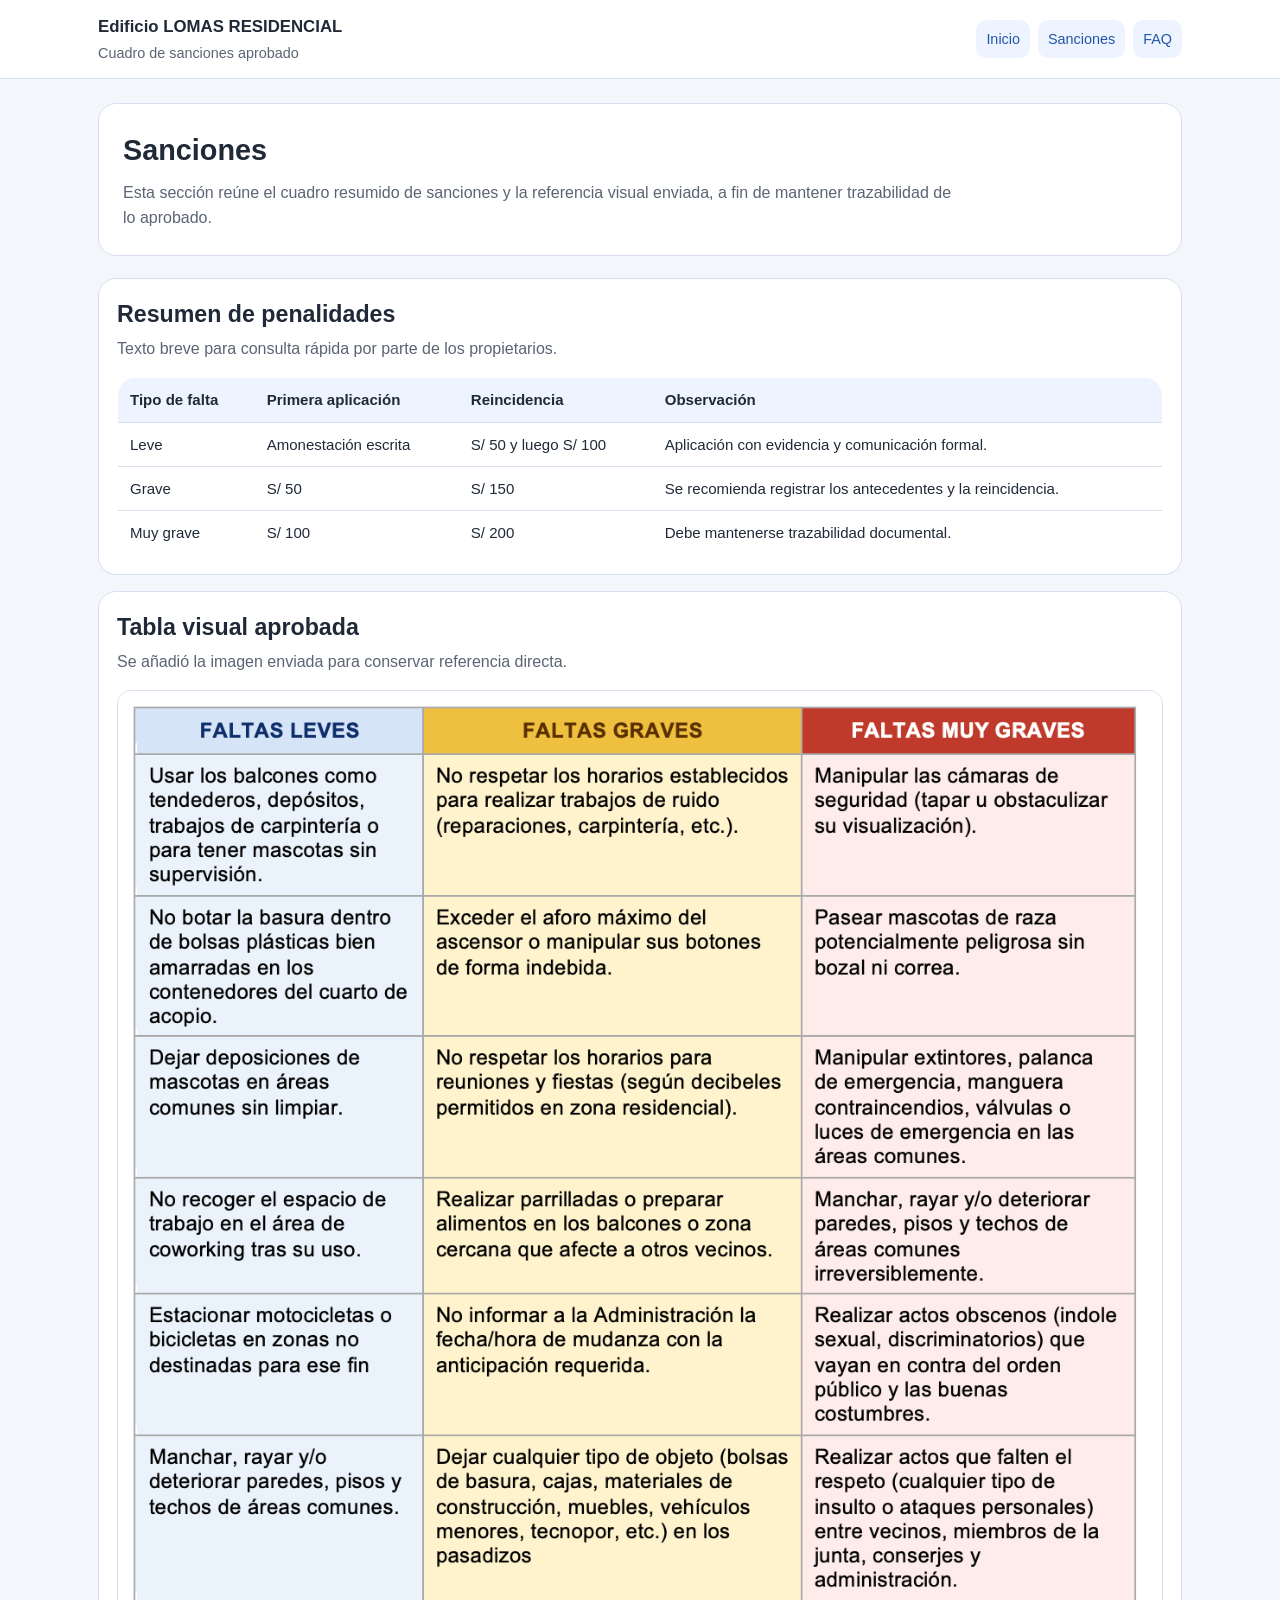
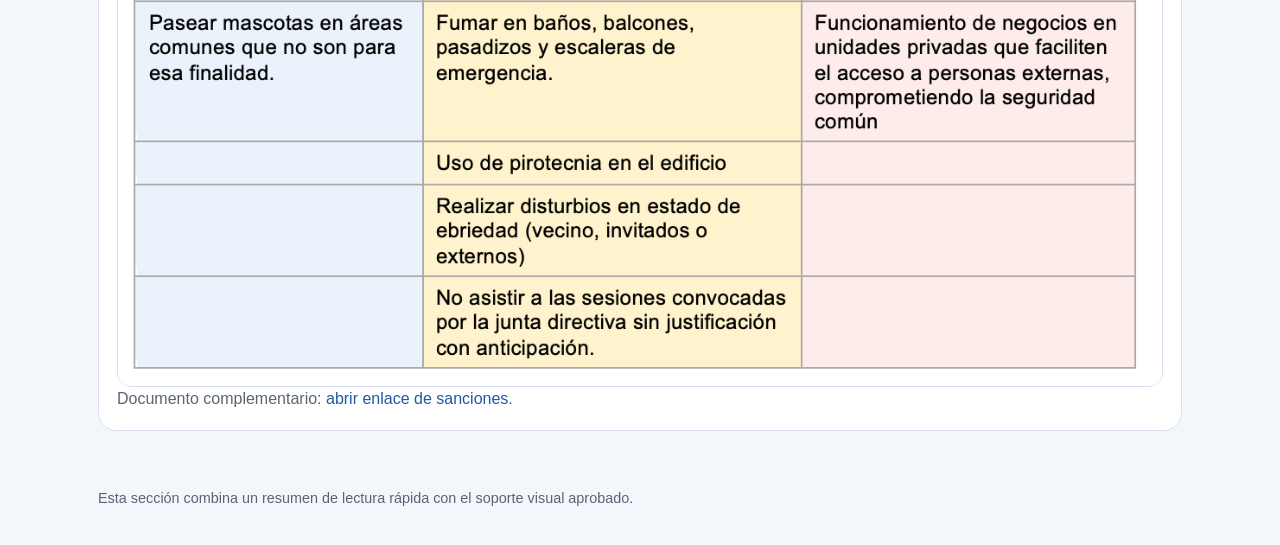
<file: pages/sanciones.html>
<!DOCTYPE html>
<html lang="es">
<head>
  <meta charset="UTF-8">
  <meta name="viewport" content="width=device-width, initial-scale=1.0">
  <title>Sanciones | Edificio LOMAS RESIDENCIAL</title>
  <link rel="stylesheet" href="../styles.css">
</head>
<body>
  <header>
    <div class="nav-shell">
      <div class="brand">
        <a href="../index.html"><h1>Edificio LOMAS RESIDENCIAL</h1><p>Cuadro de sanciones aprobado</p></a>
      </div>
      <nav>
        <a href="../index.html">Inicio</a>
        <a href="sanciones.html">Sanciones</a>
        <a href="faq.html">FAQ</a>
      </nav>
    </div>
  </header>
  <main>
    <section class="hero">
      <h2>Sanciones</h2>
      <p>Esta sección reúne el cuadro resumido de sanciones y la referencia visual enviada, a fin de mantener trazabilidad de lo aprobado.</p>
    </section>

    <section class="card mobile-stack">
      <div class="section-header">
        <h2>Resumen de penalidades</h2>
        <p>Texto breve para consulta rápida por parte de los propietarios.</p>
      </div>
      <div class="table-wrap">
        <table>
          <thead>
            <tr><th>Tipo de falta</th><th>Primera aplicación</th><th>Reincidencia</th><th>Observación</th></tr>
          </thead>
          <tbody>
            <tr><td>Leve</td><td>Amonestación escrita</td><td>S/ 50 y luego S/ 100</td><td>Aplicación con evidencia y comunicación formal.</td></tr>
            <tr><td>Grave</td><td>S/ 50</td><td>S/ 150</td><td>Se recomienda registrar los antecedentes y la reincidencia.</td></tr>
            <tr><td>Muy grave</td><td>S/ 100</td><td>S/ 200</td><td>Debe mantenerse trazabilidad documental.</td></tr>
          </tbody>
        </table>
      </div>
    </section>

    <div class="spacer"></div>

    <section class="card mobile-stack">
      <div class="section-header">
        <h2>Tabla visual aprobada</h2>
        <p>Se añadió la imagen enviada para conservar referencia directa.</p>
      </div>
      <div class="image-frame">
        <img src="../assets/img/sanciones-aprobadas.png" alt="Tabla de sanciones aprobadas">
      </div>
      <p class="list-muted">
        Documento complementario: <a href="https://docs.google.com/document/d/1EGKAF_l32wmskKKOwOOIpkvt5ife9iba/edit?usp=drive_link&amp;ouid=104282922349626365900&amp;rtpof=true&amp;sd=true" target="_blank" rel="noopener noreferrer">abrir enlace de sanciones</a>.
      </p>
    </section>
  </main>
  <footer>
    Esta sección combina un resumen de lectura rápida con el soporte visual aprobado.
  </footer>
</body>
</html>
</file>
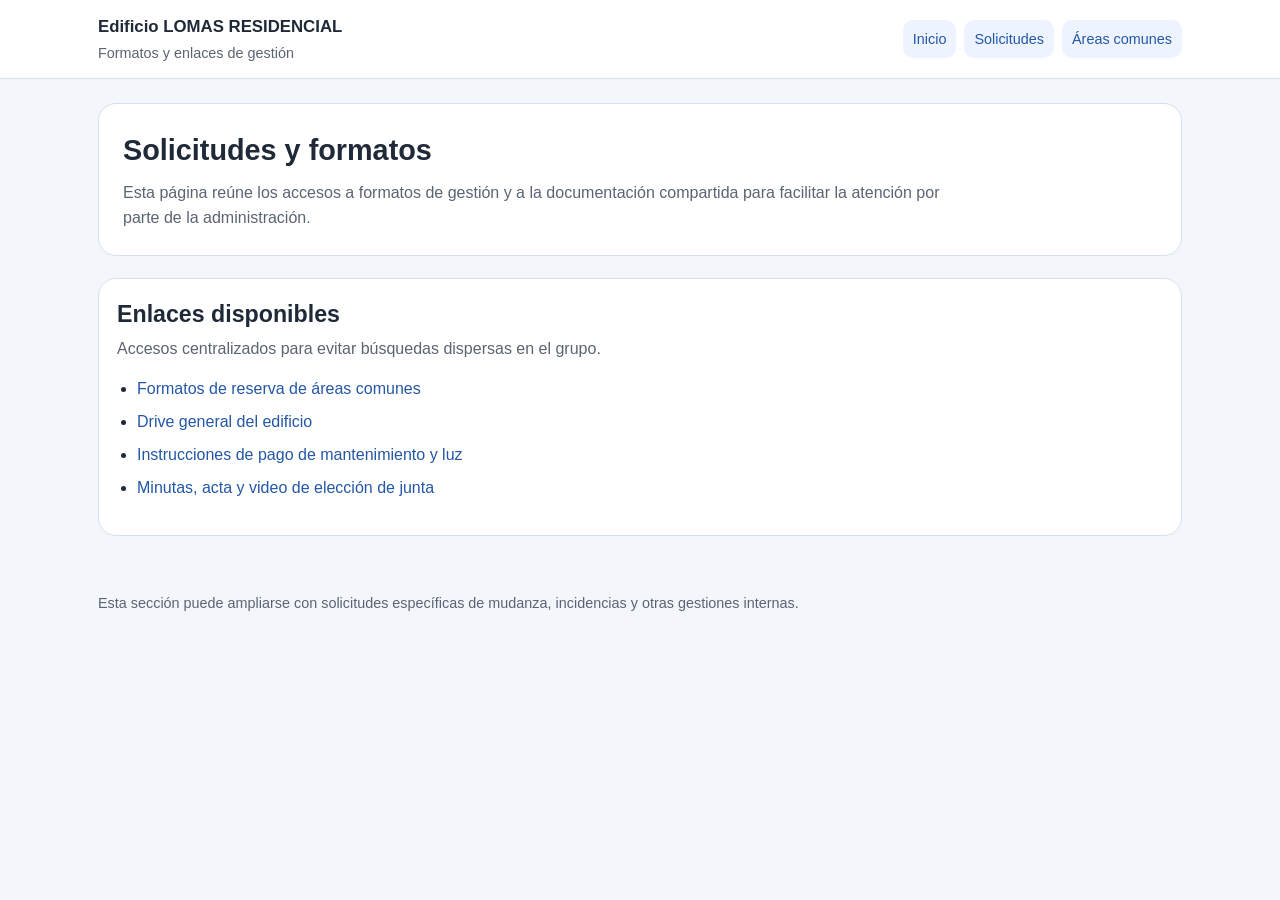
<file: pages/solicitudes.html>
<!DOCTYPE html>
<html lang="es">
<head>
  <meta charset="UTF-8">
  <meta name="viewport" content="width=device-width, initial-scale=1.0">
  <title>Solicitudes | Edificio LOMAS RESIDENCIAL</title>
  <link rel="stylesheet" href="../styles.css">
</head>
<body>
  <header>
    <div class="nav-shell">
      <div class="brand">
        <a href="../index.html"><h1>Edificio LOMAS RESIDENCIAL</h1><p>Formatos y enlaces de gestión</p></a>
      </div>
      <nav>
        <a href="../index.html">Inicio</a>
        <a href="solicitudes.html">Solicitudes</a>
        <a href="areas-comunes.html">Áreas comunes</a>
      </nav>
    </div>
  </header>
  <main>
    <section class="hero">
      <h2>Solicitudes y formatos</h2>
      <p>Esta página reúne los accesos a formatos de gestión y a la documentación compartida para facilitar la atención por parte de la administración.</p>
    </section>
    <section class="card mobile-stack">
      <div class="section-header">
        <h2>Enlaces disponibles</h2>
        <p>Accesos centralizados para evitar búsquedas dispersas en el grupo.</p>
      </div>
      <ul>
        <li><a href="areas-comunes.html">Formatos de reserva de áreas comunes</a></li>
        <li><a href="https://drive.google.com/drive/folders/1ovGFXlndgLp0DJlZ04urSlIAE5X7CaxN?usp=drive_link" target="_blank" rel="noopener noreferrer">Drive general del edificio</a></li>
        <li><a href="pagos.html">Instrucciones de pago de mantenimiento y luz</a></li>
        <li><a href="acuerdos.html">Minutas, acta y video de elección de junta</a></li>
      </ul>
    </section>
  </main>
  <footer>
    Esta sección puede ampliarse con solicitudes específicas de mudanza, incidencias y otras gestiones internas.
  </footer>
</body>
</html>
</file>
<file: styles.css>
:root {
  --bg: #f3f6fb;
  --surface: #ffffff;
  --surface-soft: #eef4ff;
  --border: #d7dfef;
  --text: #1f2937;
  --muted: #5b6473;
  --accent: #2457a6;
  --accent-strong: #173d78;
  --success: #e9f5ee;
  --max-width: 1120px;
}

* {
  box-sizing: border-box;
}

html {
  scroll-behavior: smooth;
}

body {
  margin: 0;
  font-family: -apple-system, BlinkMacSystemFont, "Segoe UI", sans-serif;
  color: var(--text);
  background: var(--bg);
  line-height: 1.55;
}

a {
  color: var(--accent);
  text-decoration: none;
}

a:hover {
  text-decoration: underline;
}

img {
  max-width: 100%;
  display: block;
}

header {
  position: sticky;
  top: 0;
  z-index: 20;
  background: rgba(255, 255, 255, 0.96);
  backdrop-filter: blur(8px);
  border-bottom: 1px solid var(--border);
}

.nav-shell {
  max-width: var(--max-width);
  margin: 0 auto;
  padding: 14px 18px;
  display: flex;
  justify-content: space-between;
  gap: 16px;
  align-items: center;
}

.brand {
  min-width: 0;
}

.brand a {
  color: inherit;
  text-decoration: none;
}

.brand h1 {
  margin: 0;
  font-size: 1.05rem;
}

.brand p {
  margin: 2px 0 0;
  font-size: 0.9rem;
  color: var(--muted);
}

nav {
  display: flex;
  flex-wrap: wrap;
  justify-content: flex-end;
  gap: 8px;
}

nav a {
  padding: 8px 10px;
  border-radius: 10px;
  background: var(--surface-soft);
  font-size: 0.9rem;
}

main {
  max-width: var(--max-width);
  margin: 0 auto;
  padding: 24px 18px 56px;
}

.hero,
.card,
.notice,
.info-block {
  background: var(--surface);
  border: 1px solid var(--border);
  border-radius: 18px;
}

.hero {
  padding: 24px;
  margin-bottom: 22px;
}

.hero h2 {
  margin: 0 0 8px;
  font-size: 1.8rem;
}

.hero p {
  margin: 0;
  color: var(--muted);
  max-width: 840px;
}

.page-grid,
.card-grid,
.notice-grid,
.two-col {
  display: grid;
  gap: 16px;
}

.page-grid {
  grid-template-columns: repeat(auto-fit, minmax(220px, 1fr));
}

.card-grid {
  grid-template-columns: repeat(auto-fit, minmax(280px, 1fr));
}

.notice-grid {
  grid-template-columns: repeat(auto-fit, minmax(260px, 1fr));
}

.two-col {
  grid-template-columns: 1.3fr 1fr;
}

.card,
.notice,
.info-block {
  padding: 18px;
}

.page-link {
  display: block;
  color: inherit;
  background: var(--surface);
  border: 1px solid var(--border);
  border-radius: 18px;
  padding: 18px;
}

.page-link h3,
.card h3,
.info-block h3,
.notice h3 {
  margin: 0 0 8px;
  font-size: 1.05rem;
}

.page-link p,
.card p,
.info-block p,
.notice p,
.list-muted {
  margin: 0;
  color: var(--muted);
}

.section-header {
  margin: 0 0 14px;
}

.section-header h2 {
  margin: 0 0 4px;
  font-size: 1.45rem;
}

.section-header p {
  margin: 0;
  color: var(--muted);
}

.badge {
  display: inline-block;
  margin-bottom: 10px;
  padding: 4px 8px;
  border-radius: 999px;
  background: var(--surface-soft);
  color: var(--accent-strong);
  font-size: 0.8rem;
  font-weight: 600;
}

.image-frame {
  border-radius: 14px;
  overflow: hidden;
  border: 1px solid var(--border);
  background: #f8fbff;
}

.image-frame img {
  width: 100%;
  height: auto;
}

ul,
ol {
  padding-left: 20px;
}

li + li {
  margin-top: 8px;
}

table {
  width: 100%;
  border-collapse: collapse;
  background: var(--surface);
  border: 1px solid var(--border);
  border-radius: 18px;
  overflow: hidden;
}

th,
td {
  border-bottom: 1px solid var(--border);
  padding: 10px 12px;
  text-align: left;
  vertical-align: top;
  font-size: 0.94rem;
}

th {
  background: var(--surface-soft);
}

tr:last-child td {
  border-bottom: none;
}

.table-wrap {
  overflow-x: auto;
  border-radius: 18px;
}

.callout {
  padding: 14px 16px;
  border-radius: 14px;
  border: 1px solid var(--border);
  background: var(--surface-soft);
  color: var(--text);
}

.callout.success {
  background: var(--success);
}

details {
  background: var(--surface);
  border: 1px solid var(--border);
  border-radius: 14px;
  padding: 14px 16px;
}

details + details {
  margin-top: 12px;
}

summary {
  cursor: pointer;
  font-weight: 600;
}

footer {
  max-width: var(--max-width);
  margin: 0 auto 36px;
  padding: 0 18px;
  color: var(--muted);
  font-size: 0.9rem;
}

.kpi-row {
  display: grid;
  grid-template-columns: repeat(auto-fit, minmax(180px, 1fr));
  gap: 12px;
  margin: 14px 0 18px;
}

.kpi {
  background: var(--surface-soft);
  border: 1px solid var(--border);
  border-radius: 14px;
  padding: 14px;
}

.kpi strong {
  display: block;
  font-size: 1.25rem;
  color: var(--accent-strong);
}

.spacer {
  height: 16px;
}

.mobile-stack > * + * {
  margin-top: 16px;
}

@media (max-width: 860px) {
  .nav-shell {
    align-items: flex-start;
    flex-direction: column;
  }

  nav {
    justify-content: flex-start;
  }

  .two-col {
    grid-template-columns: 1fr;
  }
}

@media (max-width: 640px) {
  main {
    padding-top: 18px;
  }

  .hero,
  .card,
  .notice,
  .info-block,
  .page-link {
    padding: 16px;
    border-radius: 16px;
  }

  .hero h2 {
    font-size: 1.45rem;
  }

  nav a {
    font-size: 0.86rem;
  }

  th,
  td {
    padding: 9px 10px;
    font-size: 0.9rem;
  }
}
</file>
